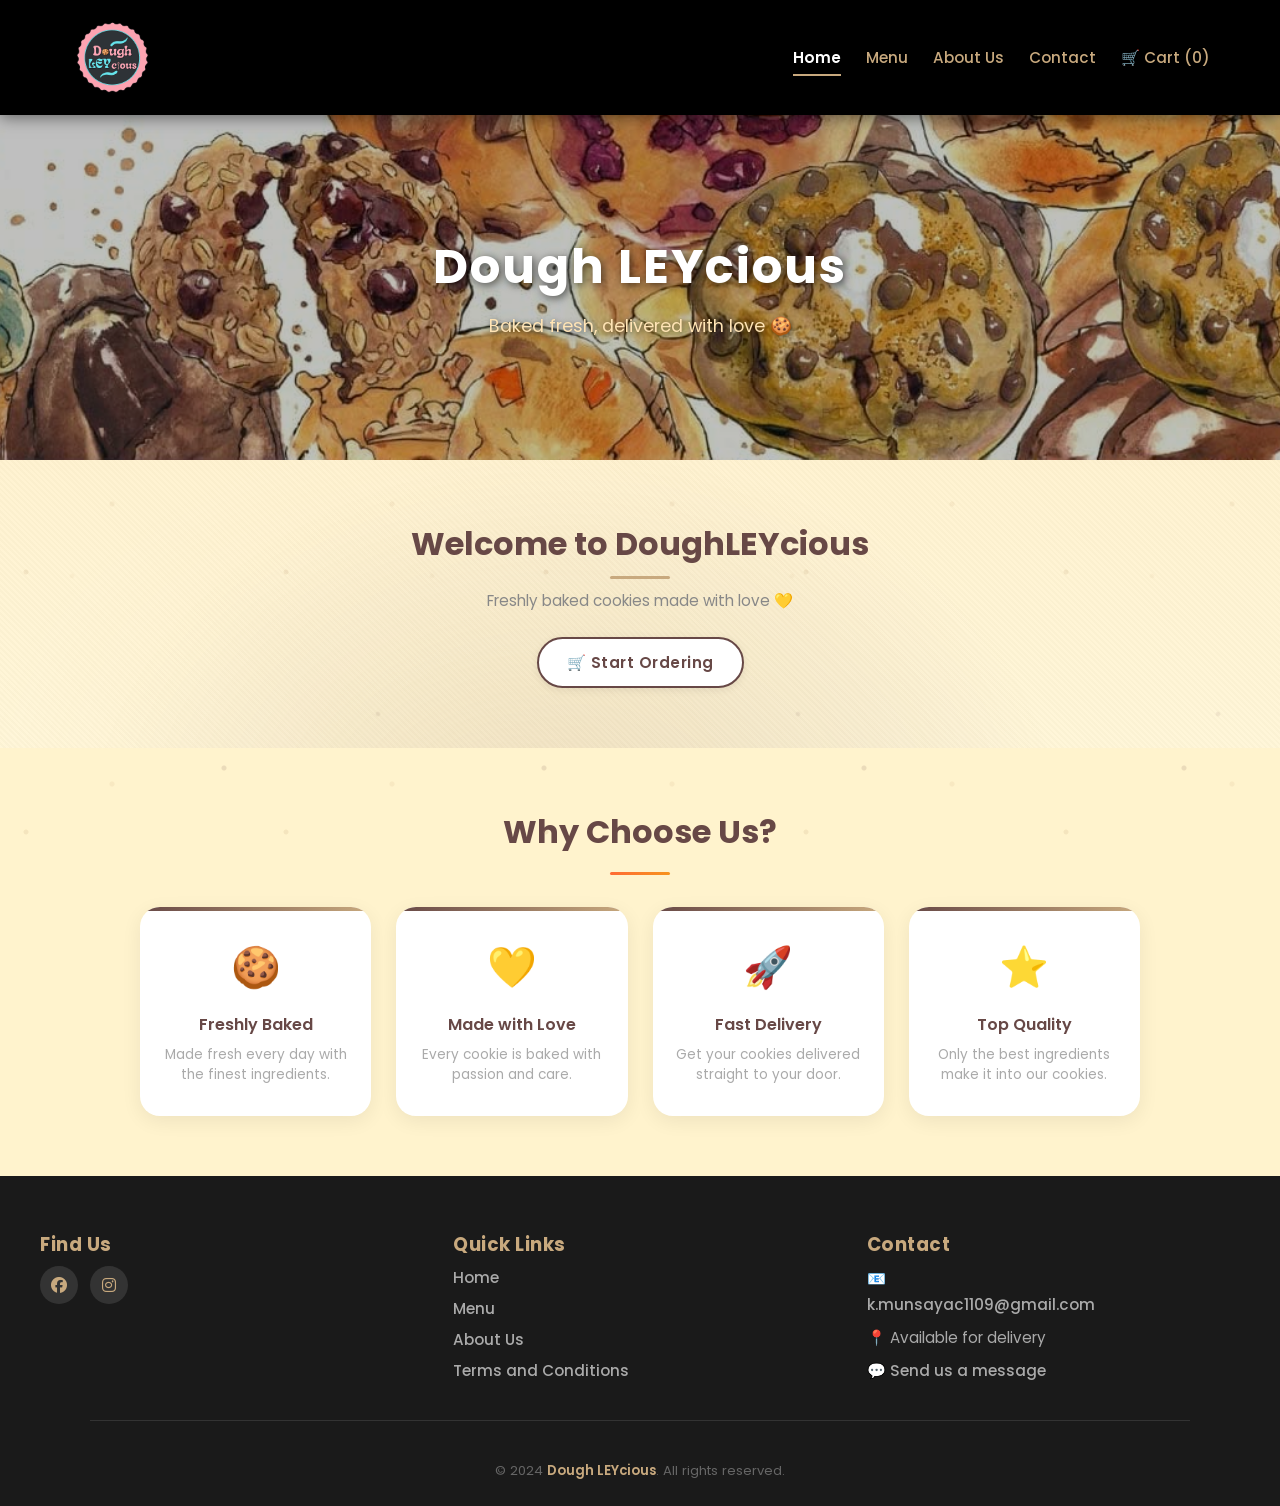
<file: index.html>
<!DOCTYPE html>
<html lang="en">
<head>
  <meta charset="UTF-8">
  <meta name="viewport" content="width=device-width, initial-scale=1.0">
  <meta name="description" content="Dough LEYcious - Freshly baked cookies made with love. Order now!">
  <title>Dough Leycious - Home</title>

  <!-- link sa css -->
  <link rel="stylesheet" href="style.css">

  <!-- for icons/emojis -->
  <link rel="stylesheet" href="https://cdnjs.cloudflare.com/ajax/libs/font-awesome/6.5.0/css/all.min.css">

  <!-- for font only -->
  <link rel="preconnect" href="https://fonts.googleapis.com">
  <link rel="preconnect" href="https://fonts.gstatic.com" crossorigin>
  <link href="https://fonts.googleapis.com/css2?family=Poppins:wght@300;400;500;600;700&display=swap" rel="stylesheet">

  <!-- favicon -->
  <link rel="icon" type="image/png" href="images/logo.png">
</head>

<body>

<!-- ================= for navigation bar ================= -->
<nav class="navbar">
  <div class="navbar-inner">
    <a href="index.html" class="nav-logo">
  <img src="images/logo.png" alt="Dough LEYcious Logo" class="nav-logo-img">
</a>



    <button class="nav-toggle-btn" type="button" aria-label="Open menu" aria-expanded="false">
      <i class="fas fa-bars"></i>
    </button>
    <ul class="nav-links">
      <li><a href="index.html" class="active">Home</a></li>
      <li><a href="menu.html">Menu</a></li>
      <li><a href="aboutus.html">About Us</a></li>
      <li><a href="contact.html">Contact</a></li>
      <li><a href="cart.html">🛒 Cart (<span id="cart-count">0</span>)</a></li>
    </ul>
  </div>
</nav>

<main class="main-content">

  <!-- ================= header or so called hero section ================= -->
  <header class="header">

  <div class="carousel">

    <div class="slide active">
      <img src="images/header.jpg" alt="Cookies 1">
    </div>

    <div class="slide">
      <img src="images/header 2.png" alt="Cookies 2">
    </div>

    <div class="slide">
      <img src="images/header3.png" alt="Assortment of freshly baked cookies including chocolate chip and oatmeal varieties, displayed on a rustic wooden table in a warm, inviting bakery kitchen, radiating comfort and indulgence">
    </div>
  
  </div>

  <div class="header-overlay">
    <h1>Dough LEYcious</h1>
    <p>Baked fresh, delivered with love 🍪</p>
  </div>

</header>

  <!-- ================= welcome section(pag inopen ito agad makita) ================= -->
  <section class="home-section">
    <div class="container">
      <h2>Welcome to DoughLEYcious</h2>
      <p>Freshly baked cookies made with love 💛</p>
      <div class="order-options">
        <button class="hero-btn" onclick="goToOrderPage()">
          🛒 Start Ordering
        </button>
      </div>
    </div>
  </section>

  <!-- ================= additional for homepage design ================= -->
  <section class="features-section">
    <div class="container">
      <h2 class="section-title">Why Choose Us?</h2>
      <div class="divider"></div>
      <div class="features-grid">

        <div class="feature-card">
          <div class="feature-icon">🍪</div>
          <h3>Freshly Baked</h3>
          <p>Made fresh every day with the finest ingredients.</p>
        </div>

        <div class="feature-card">
          <div class="feature-icon">💛</div>
          <h3>Made with Love</h3>
          <p>Every cookie is baked with passion and care.</p>
        </div>

        <div class="feature-card">
          <div class="feature-icon">🚀</div>
          <h3>Fast Delivery</h3>
          <p>Get your cookies delivered straight to your door.</p>
        </div>

        <div class="feature-card">
          <div class="feature-icon">⭐</div>
          <h3>Top Quality</h3>
          <p>Only the best ingredients make it into our cookies.</p>
        </div>

        
      </div>
    </div>
  </section>

</main>

<!-- ================= footer section ================= -->
<button id="backToTop" class="back-to-top" type="button" aria-label="Back to top" title="Back to top">
  <i class="fas fa-cookie-bite"></i>
</button>

<footer class="footer">
  <div class="footer-content">


    <div class="footer-section">
      <h3>Find Us</h3>
      <div class="socials">
        <a href="https://www.facebook.com/profile.php?id=61567054065532" 
           aria-label="Visit our Facebook page">
          <i class="fab fa-facebook"></i>
        </a>
        <a href="https://www.instagram.com/dough_leycious/" 
           aria-label="Visit our Instagram page">
          <i class="fab fa-instagram"></i>
        </a>
      </div>
    </div>

    <div class="footer-section">
      <h3>Quick Links</h3>
      <a href="index.html">Home</a>
      <a href="menu.html">Menu</a>
      <a href="aboutus.html">About Us</a>
      <a href="terms.html">Terms and Conditions</a>
    </div>

    
  <div class="footer-section">
    <h3>Contact</h3>
    <p>📧 <a href="mailto:k.munsayac1109@gmail.com">k.munsayac1109@gmail.com</a></p>
    <p>📍 Available for delivery</p>
    <a href="contact.html" class="contact-page-link">💬 Send us a message</a>
</div>

  </div>

  <hr class="footer-divider">

  <div class="footer-bottom">
    <p>&copy; 2024 <span>Dough LEYcious</span>. All rights reserved.</p>
  </div>
</footer>

<script src="script.js"></script>
</body>
</html>
</file>
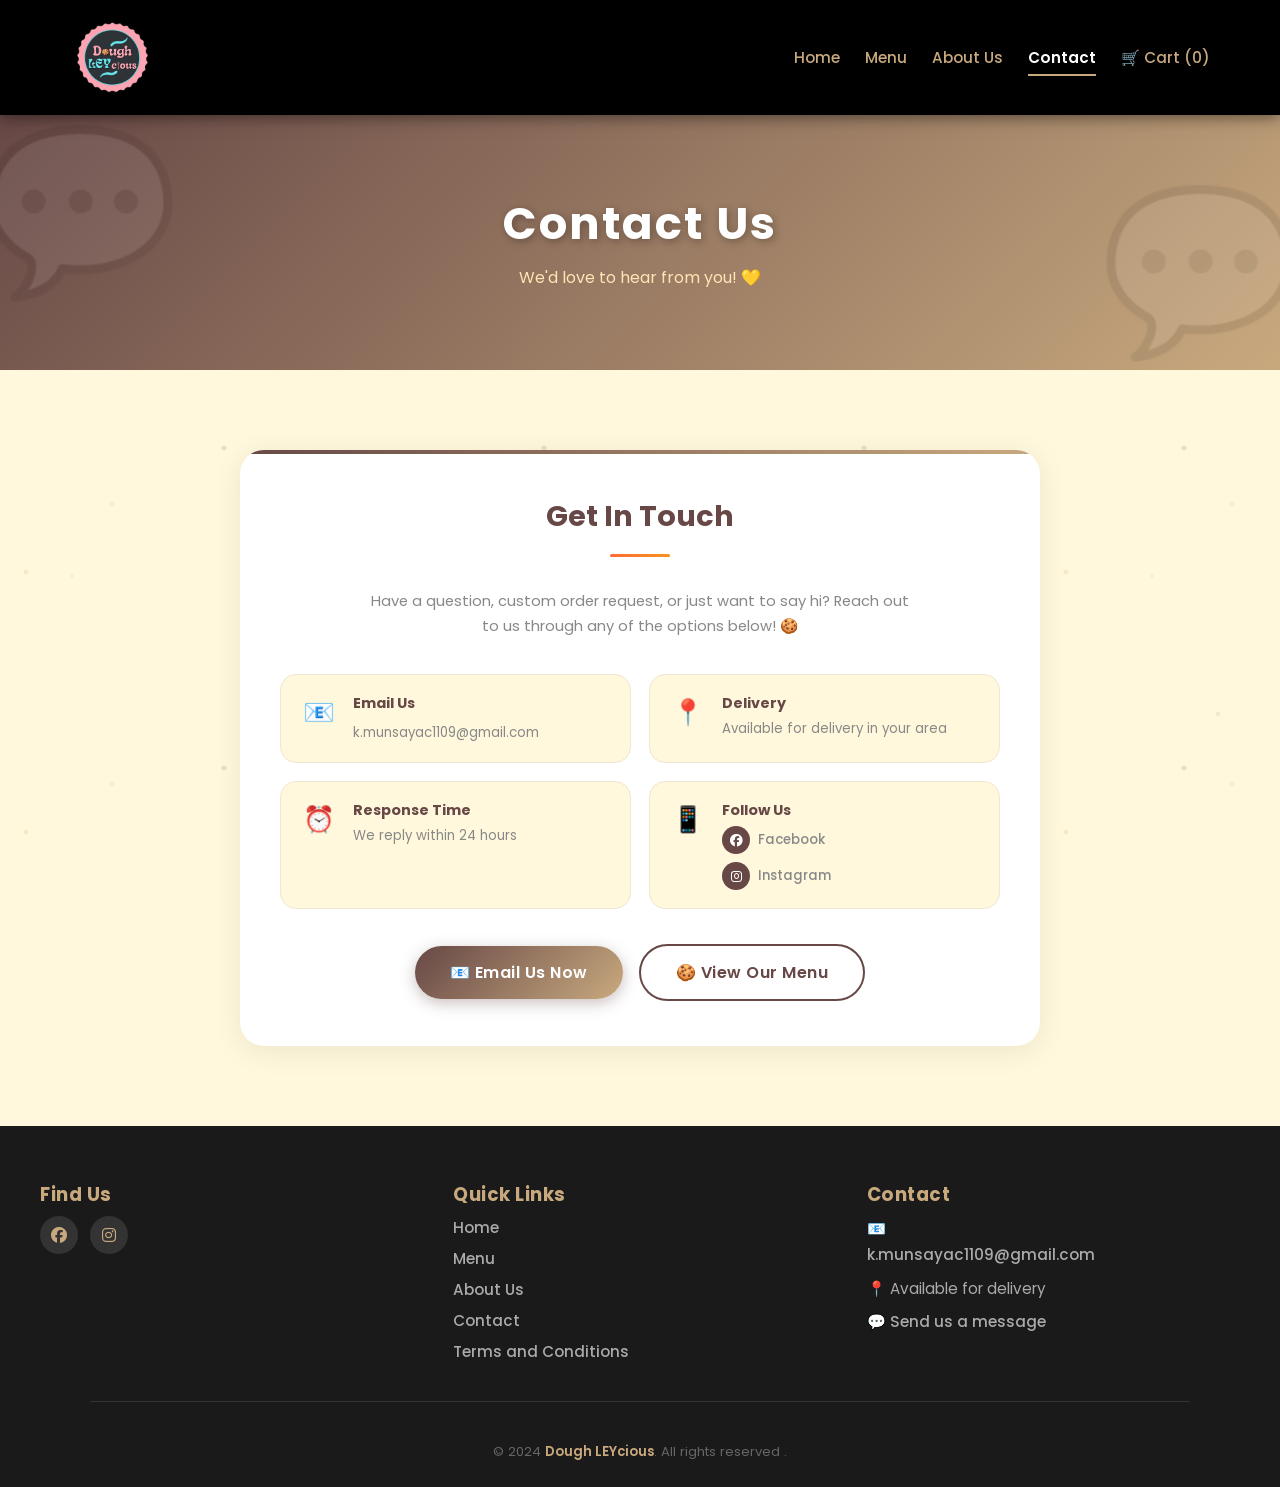
<file: contact.html>
<!DOCTYPE html>
<html lang="en">
<head>
  <meta charset="UTF-8">
  <meta name="viewport" content="width=device-width, initial-scale=1.0">
  <meta name="description" content="Contact Dough LEYcious - Send us a message!">
  <title>Dough LEYcious - Contact Us</title>

  <link rel="stylesheet" href="style.css">
  <link rel="stylesheet" href="https://cdnjs.cloudflare.com/ajax/libs/font-awesome/6.5.0/css/all.min.css">
  <link rel="preconnect" href="https://fonts.googleapis.com">
  <link rel="preconnect" href="https://fonts.gstatic.com" crossorigin>
  <link href="https://fonts.googleapis.com/css2?family=Poppins:wght@300;400;500;600;700&display=swap" rel="stylesheet">
  <link rel="icon" type="image/png" href="images/logo.png">
</head>

<body>

<!-- ================= navigation bar ================= -->
<nav class="navbar">
  <div class="navbar-inner">
    <a href="index.html" class="nav-logo">
  <img src="images/logo.png" alt="Dough LEYcious Logo" class="nav-logo-img">
</a>
  
    <button class="nav-toggle-btn" type="button" aria-label="Open menu" aria-expanded="false">
      <i class="fas fa-bars"></i>
    </button>
    <ul class="nav-links">
      <li><a href="index.html">Home</a></li>
      <li><a href="menu.html">Menu</a></li>
      <li><a href="aboutus.html">About Us</a></li>
      <li><a href="contact.html" class="active">Contact</a></li>
      <li><a href="cart.html">🛒 Cart 
        (<span id="cart-count">0</span>)</a>
      </li>
    </ul>
  </div>
</nav>

<main class="main-content">

  <!-- ================= contact banner ================= -->
  <div class="contact-banner">
    <div class="contact-banner-text">
      <h1>Contact Us</h1>
      <p>We'd love to hear from you! 💛</p>
    </div>
  </div>

  <!-- ================= contact section ================= -->
  <section class="contact-section">
    <div class="contact-center">

      <h2>Get In Touch</h2>
      <div class="divider"></div>
      <p class="contact-intro">
        Have a question, custom order request, or just want to say hi?
        Reach out to us through any of the options below! 🍪
      </p>

      <!-- information cards grid -->
      <div class="info-cards-grid">

        <!-- email card -->
        <div class="info-card">
          <div class="info-icon">📧</div>
          <div class="info-text">
            <h4>Email Us</h4>
            <a href="mailto:k.munsayac1109@gmail.com">
              k.munsayac1109@gmail.com
            </a>
          </div>
        </div>

        <!-- delivery card -->
        <div class="info-card">
          <div class="info-icon">📍</div>
          <div class="info-text">
            <h4>Delivery</h4>
            <p>Available for delivery in your area</p>
          </div>
        </div>

        <!-- for response time card -->
        <div class="info-card">
          <div class="info-icon">⏰</div>
          <div class="info-text">
            <h4>Response Time</h4>
            <p>We reply within 24 hours</p>
          </div>
        </div>

        <!-- scoial medias -->
        <div class="info-card">
          <div class="info-icon">📱</div>
          <div class="info-text">
            <h4>Follow Us</h4>
            <div class="contact-socials">
              <a href="https://www.facebook.com/profile.php?id=61567054065532"
                 aria-label="Facebook" target="_blank">
                <i class="fab fa-facebook"></i> Facebook
              </a>
              <a href="https://www.instagram.com/dough_leycious/"
                 aria-label="Instagram" target="_blank">
                <i class="fab fa-instagram"></i> Instagram
              </a>
            </div>
          </div>
        </div>

      </div>

      <!-- cta buttons -->
      <div class="contact-cta">
        <a href="mailto:k.munsayac1109@gmail.com" class="hero-btn">
          📧 Email Us Now
        </a>
        <a href="menu.html" class="hero-btn-outline">
          🍪 View Our Menu
        </a>
      </div>

    </div>
  </section>

</main>

<!-- ================= footer section ================= -->
<button id="backToTop" class="back-to-top" type="button" aria-label="Back to top" title="Back to top">
  <i class="fas fa-cookie-bite"></i>
</button>

<footer class="footer">

  <div class="footer-content">

    <div class="footer-section">
      <h3>Find Us</h3>
      <div class="socials">
        <a href="https://www.facebook.com/profile.php?id=61567054065532"
           aria-label="Visit our Facebook page" target="_blank">
          <i class="fab fa-facebook"></i>
        </a>
        <a href="https://www.instagram.com/dough_leycious/"
           aria-label="Visit our Instagram page" target="_blank">
          <i class="fab fa-instagram"></i>
        </a>
      </div>
    </div>

    <div class="footer-section">
      <h3>Quick Links</h3>
      <a href="index.html">Home</a>
      <a href="menu.html">Menu</a>
      <a href="aboutus.html">About Us</a>
      <a href="contact.html">Contact</a>
      <a href="terms.html">Terms and Conditions</a>
    </div>

    <div class="footer-section">
      <h3>Contact</h3>
      <p>📧 <a href="mailto:k.munsayac1109@gmail.com">
        k.munsayac1109@gmail.com</a>
      </p>
      <p>📍 Available for delivery</p>
      <a href="contact.html" class="contact-page-link">
        💬 Send us a message
      </a>
    </div>

  </div>

  <hr class="footer-divider">

  <div class="footer-bottom">
    <p>&copy; 2024 <span>Dough LEYcious</span>. All rights reserved .</p>
  </div>
</footer>

<script src="script.js"></script>

</body>
</html>
</file>
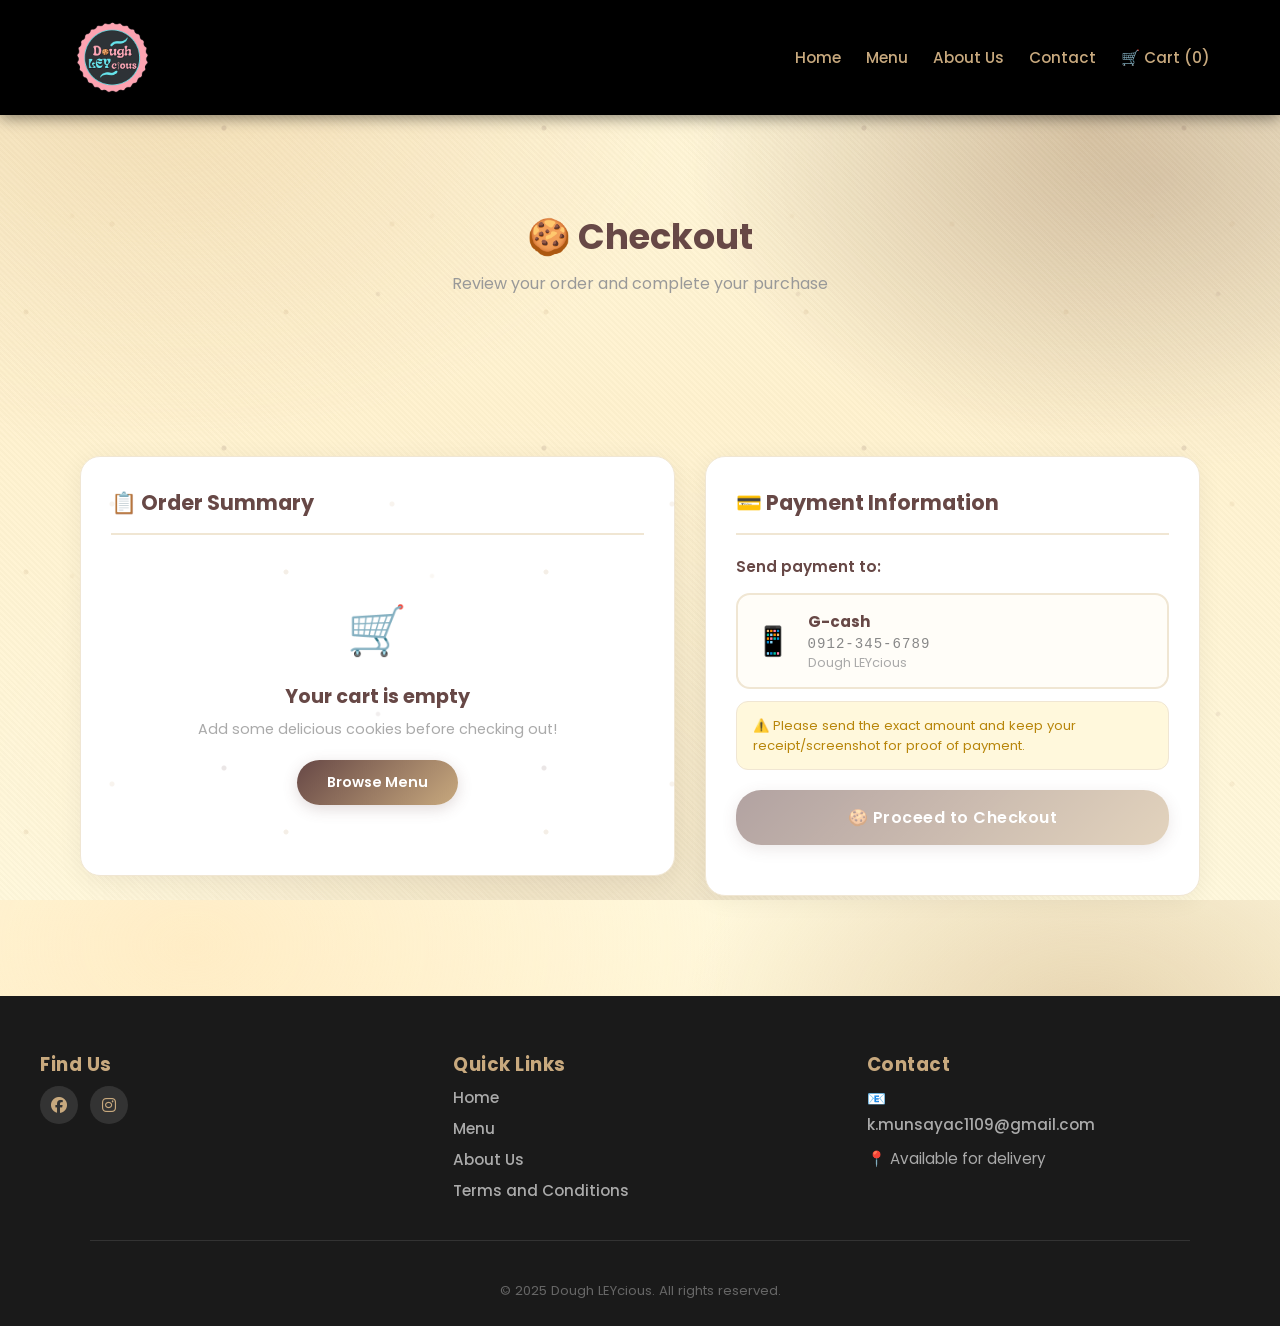
<file: form.html>
<!DOCTYPE html>
<html lang="en">
<head>
    <meta charset="UTF-8">
    <meta name="viewport" content="width=device-width, initial-scale=1.0">
    <title>Checkout - Dough LEYcious</title>

   <link rel="stylesheet" href="style.css">
   <link rel="stylesheet" href="receipt.css">

   <!-- for icons -->
        <link rel="stylesheet" href="https://cdnjs.cloudflare.com/ajax/libs/font-awesome/6.5.0/css/all.min.css">

  <!-- for font only -->
  <link rel="preconnect" href="https://fonts.googleapis.com">
        <link rel="preconnect" href="https://fonts.gstatic.com" crossorigin>
            <link href="https://fonts.googleapis.com/css2?family=Poppins:wght@300;400;500;600;700&display=swap" rel="stylesheet">

  <!-- favicon -->
    <link rel="icon" type="image/png" href="images/logo.png">
</head>

<body>

    <!-- ================= NAVBAR ================= -->
    <nav class="navbar">
        <div class="navbar-inner">
            <a href="index.html" class="nav-logo">
  <img src="images/logo.png" alt="Dough LEYcious Logo" class="nav-logo-img">
</a>

            <button class="nav-toggle-btn" type="button" aria-label="Open menu" aria-expanded="false">
              <i class="fas fa-bars"></i>
            </button>
            <ul class="nav-links">
                <li><a href="index.html">Home</a></li>
                <li><a href="menu.html">Menu</a></li>
                <li><a href="aboutus.html">About Us</a></li>
                <li><a href="contact.html">Contact</a></li>
                <li><a href="cart.html">🛒 Cart (<span id="cart-count">0</span>)</a></li>
            </ul>
        </div>
    </nav>

    <!-- ================= MAIN CHECKOUT PAGE(pag proceeded to checkout dito ka mapupunta) ================= -->
    <main class="checkout-page">

        <!-- page header -->
        <section class="checkout-header">
            
            <h1>🍪 Checkout</h1>
            <p>Review your order and complete your purchase</p>
        </section>

        <!-- cart summary section -->
        <section class="checkout-content">
            <div class="checkout-grid">

                <!-- lumalabas dito yung summary ng orders -->
                <div class="order-summary-card">
                    <h2>📋 Order Summary</h2>
                    <div id="checkout-items">
                        <div class="empty-cart-message" id="empty-cart-msg">
                            <div class="empty-icon">🛒</div>
                            <h3>Your cart is empty</h3>
                            <p>Add some delicious cookies before checking out!</p>
                            <a href="menu.html" class="shop-now-btn">Browse Menu</a>
                        </div>
                    </div>

                    <div class="order-totals" id="order-totals" style="display:none;">
                        <div class="total-row">
                            <span>Subtotal</span>
                            <span id="subtotal">₱0.00</span>
                        </div>
                        <div class="total-row">
                            <span>Delivery Fee</span>
                            <span id="delivery-fee">₱50.00</span>
                        </div>
                        <div class="total-row total-final">
                            <span>Total</span>
                            <span id="order-total">₱0.00</span>
                        </div>
                    </div>
                </div>

                <!-- payment info -->
                <div class="payment-info-card">
                    <h2>💳 Payment Information</h2>

                    <div class="payment-methods">
                        <h3>Send payment to:</h3>
                        <div class="payment-option">
                            <div class="payment-icon">📱</div>
                            <div class="payment-details">
                                <strong>G-cash</strong>
                                <p>0912-345-6789</p>
                                <p class="payment-name">Dough LEYcious</p>
                            </div>
                        </div>
                        
                    <div class="payment-reminder">
                        <p>⚠️ Please send the exact amount and keep your receipt/screenshot for proof of payment.</p>
                    </div>

                    <button class="proceed-checkout-btn" id="proceed-btn" onclick="openCheckoutModal()" disabled>
                        🍪 Proceed to Checkout
                    </button>
                </div>

            </div>
        </section>

    </main>

    <!-- ================= TERMS & CONDITIONS MODAL ================= -->
    <div class="modal-overlay" id="terms-modal" aria-hidden="true">
        <div class="checkout-modal" role="dialog" aria-modal="true" aria-labelledby="terms-title">
            <button class="modal-close" type="button" onclick="closeTermsModal()">&times;</button>

            <div class="modal-header">
                <div class="modal-icon">📜</div>
                <h2 id="terms-title">Terms and Conditions</h2>
                <p>Please agree before proceeding to checkout.</p>
            </div>

            <div class="terms-body">
                <div class="terms-text">
                    <p><strong>1.</strong> Your order will be processed based on the items currently in your cart.</p>
                    <p><strong>2.</strong> Be aware that the delivery is only available in NCR.</p>
                    <p><strong>3.</strong> Confirmation of payment proof may be required to finalize your order.</p>
                    <p style="margin-top:12px;"><strong>For complete details:</strong> <a href="terms.html" target="_blank" rel="noopener">Read our full Terms</a></p>
                </div>

                <label class="terms-agree">
                    <input type="checkbox" id="terms-agree-checkbox" />
                    <span>I agree to the Terms and Conditions</span>
                </label>
                <div class="terms-error" id="terms-error" style="display:none;">

                    ⚠️ Please check the box to agree.
                </div>

                <button type="button" class="checkout-submit-btn" onclick="agreeAndProceed()">
                    ✅ Agree & Proceed
                </button>
            </div>
        </div>
    </div>

    <!-- ================= CHECKOUT MODAL(para sa fill up form) ================= -->
    <div class="modal-overlay" id="checkout-modal">

        <div class="checkout-modal" role="dialog" aria-modal="true" aria-labelledby="checkout-form-title">

            <button class="modal-close" onclick="closeCheckoutModal()">&times;</button>

            <div class="modal-header">
                <div class="modal-icon">🍪</div>
                <h2 id="checkout-form-title">Complete Your Order</h2>

                <p>Fill in your delivery details below</p>
            </div>

            <!-- order summary in modal -->
            <div class="modal-summary" id="modal-summary">
                
            </div>

            <!-- checkout form -->
            <form id="checkout-form" onsubmit="submitOrder(event)">

                <div class="form-group">
                    <label>Full Name <span class="required">*</span></label>
                    <input type="text" id="checkout-name" placeholder="e.g. Arvic Pelinta" required>
                </div>

                <div class="form-group">
                    <label>Phone Number <span class="required">*</span></label>
                    <input type="tel" id="checkout-phone" placeholder="e.g. 09123456789" required>
                </div>

                <div class="form-group">
                    <label>Delivery Address <span class="required">*</span></label>
                    <textarea id="checkout-address" placeholder="Complete address (street, barangay, city)" required></textarea>
                </div>

                <div class="form-row">
                    <div class="form-group">
                        <label>Delivery Date <span class="required">*</span></label>
                        <input type="date" id="checkout-date" required>
                    </div>
                    <div class="form-group">
                        <label>Delivery Time <span class="required">*</span></label>
                        <input type="time" id="checkout-time" required>
                    </div>
                </div>

                <div class="form-group">
                    <label>Proof of Payment <span class="required">*</span></label>
                    <div class="file-upload-wrapper">
                        <label class="file-upload-label" for="checkout-proof">
                            <span class="upload-icon">📎</span>
                            <span class="upload-text">Click to upload screenshot</span>
                            <span class="upload-hint">JPG, PNG or PDF (max 5MB)</span>
                        </label>
                        <input type="file" id="checkout-proof" accept="image/*,.pdf" required onchange="showFileName(this)">
                    </div>
                    <div class="file-name" id="file-name-display"></div>
                </div>

                <div class="form-group">
                    <label>Other Messages (Optional)</label>
                    <textarea id="checkout-notes" placeholder="Any special requests or notes..."></textarea>
                </div>

                <button type="submit" class="checkout-submit-btn">
                    🍪 Place Order
                </button>
            </form>
        </div>
    </div>

    <!-- ================= SUCCESS MODAL ================= -->
    <div class="modal-overlay" id="success-modal">
        <div class="success-modal">
            <div class="success-icon">✅</div>
            <h2>Order Placed Successfully!</h2>
            <p>Thank you for your order! We'll confirm your order shortly via SMS/call.</p>
            <div class="success-details" id="success-details">
      
            </div>

            <!-- Receipt trigger button (separate receipt modal) -->
            <div class="success-receipt-actions" style="margin-top: 16px;">
                <button type="button" class="receipt-action-btn" onclick="openReceiptModal()">
                    👀 View Receipt
                </button>
                <hr style="margin: 16px 0;">
            </div>


            <!-- ================= RECEIPT MODAL ================= -->
            <div class="modal-overlay" id="receipt-modal" aria-hidden="true">
                <div class="checkout-modal receipt-modal" role="dialog" aria-modal="true" aria-labelledby="receipt-modal-title">
                    <button class="modal-close" type="button" onclick="closeReceiptModal()">&times;</button>

                    <div class="modal-header">
                        <div class="modal-icon">🎟️</div>
                        <h2 id="receipt-modal-title">Your Receipt</h2>
                        <p>Print or save your receipt.</p>
                    </div>

                    <!-- ================= RECEIPT (PRINTABLE YAN BOI) ================= -->
                    <div class="receipt-container" id="receipt-container" aria-label="Receipt" style="margin-top: 10px;">
                        <div class="receipt-actions">
                            <button type="button" class="receipt-action-btn" onclick="printReceipt()">
                                🖨️ Print Receipt
                            </button>
                        </div>

                        <div class="receipt" id="receipt">
                            <div class="receipt-header">
                                <div class="receipt-title">🎟️ Dough LEYcious Receipt</div>
                                <div class="receipt-order-no">Order #: <span id="receipt-order-no">—</span></div>
                                <div class="receipt-date">Date: <span id="receipt-date">—</span></div>
                            </div>

                            <div class="receipt-section">
                                <div class="receipt-section-title">Customer</div>
                                <div class="receipt-line"><span>Name:</span> <span id="receipt-name">—</span></div>
                                <div class="receipt-line"><span>Phone:</span> <span id="receipt-phone">—</span></div>
                                <div class="receipt-line"><span>Address:</span> <span id="receipt-address">—</span></div>
                            </div>

                            <div class="receipt-section">
                                <div class="receipt-section-title">Delivery</div>
                                <div class="receipt-line"><span>Date:</span> <span id="receipt-delivery-date">—</span></div>
                                <div class="receipt-line"><span>Time:</span> <span id="receipt-delivery-time">—</span></div>
                            </div>

                            <div class="receipt-section">
                                <div class="receipt-section-title">Items</div>
                                <div class="receipt-items" id="receipt-items"></div>
                            </div>

                            <div class="receipt-totals">
                                <div class="receipt-total-row"><span>Subtotal</span> <span id="receipt-subtotal">—</span></div>
                                <div class="receipt-total-row"><span>Delivery Fee</span> <span id="receipt-delivery-fee">—</span></div>
                                <div class="receipt-total-row receipt-total-final"><span>Total</span> <span id="receipt-total">—</span></div>
                            </div>
                        </div>
                    </div>
                </div>
            </div>

            <div class="success-buttons">
                <a href="menu.html" class="success-btn shop-more">Continue Shopping</a>
                <a href="index.html" class="success-btn go-home">Back to Home</a>
            </div>
        </div>
    </div>

<!-- ================= FOOTER ================= -->
    <button id="backToTop" class="back-to-top" type="button" aria-label="Back to top" title="Back to top">
  <i class="fas fa-cookie-bite"></i>
    </button>

    <footer class="footer">
  <div class="footer-content">

    <div class="footer-section">
      <h3>Find Us</h3>
      <div class="socials">
        <a href="https://www.facebook.com/profile.php?id=61567054065532" 
           aria-label="Visit our Facebook page">
          <i class="fab fa-facebook"></i>
        </a>
        <a href="https://www.instagram.com/dough_leycious/" 
           aria-label="Visit our Instagram page">
          <i class="fab fa-instagram"></i>
        </a>
      </div>
    </div>

    <div class="footer-section">
      <h3>Quick Links</h3>
        <a href="index.html">Home</a>
          <a href="menu.html">Menu</a>
        <a href="aboutus.html">About Us</a>
        <a href="terms.html">Terms and Conditions</a>
    </div>

    <div class="footer-section">
      <h3>Contact</h3>
      <p>📧 <a href="mailto:k.munsayac1109@gmail.com">k.munsayac1109@gmail.com</a></p>
      <p>📍 Available for delivery</p>
    </div>

  </div>

        <hr class="footer-divider">

        <div class="footer-bottom">
            <p>&copy; 2025 Dough LEYcious. All rights reserved.</p>
        </div>
    </footer>

    <script src="script.js"></script>
</body>
</html>
</file>
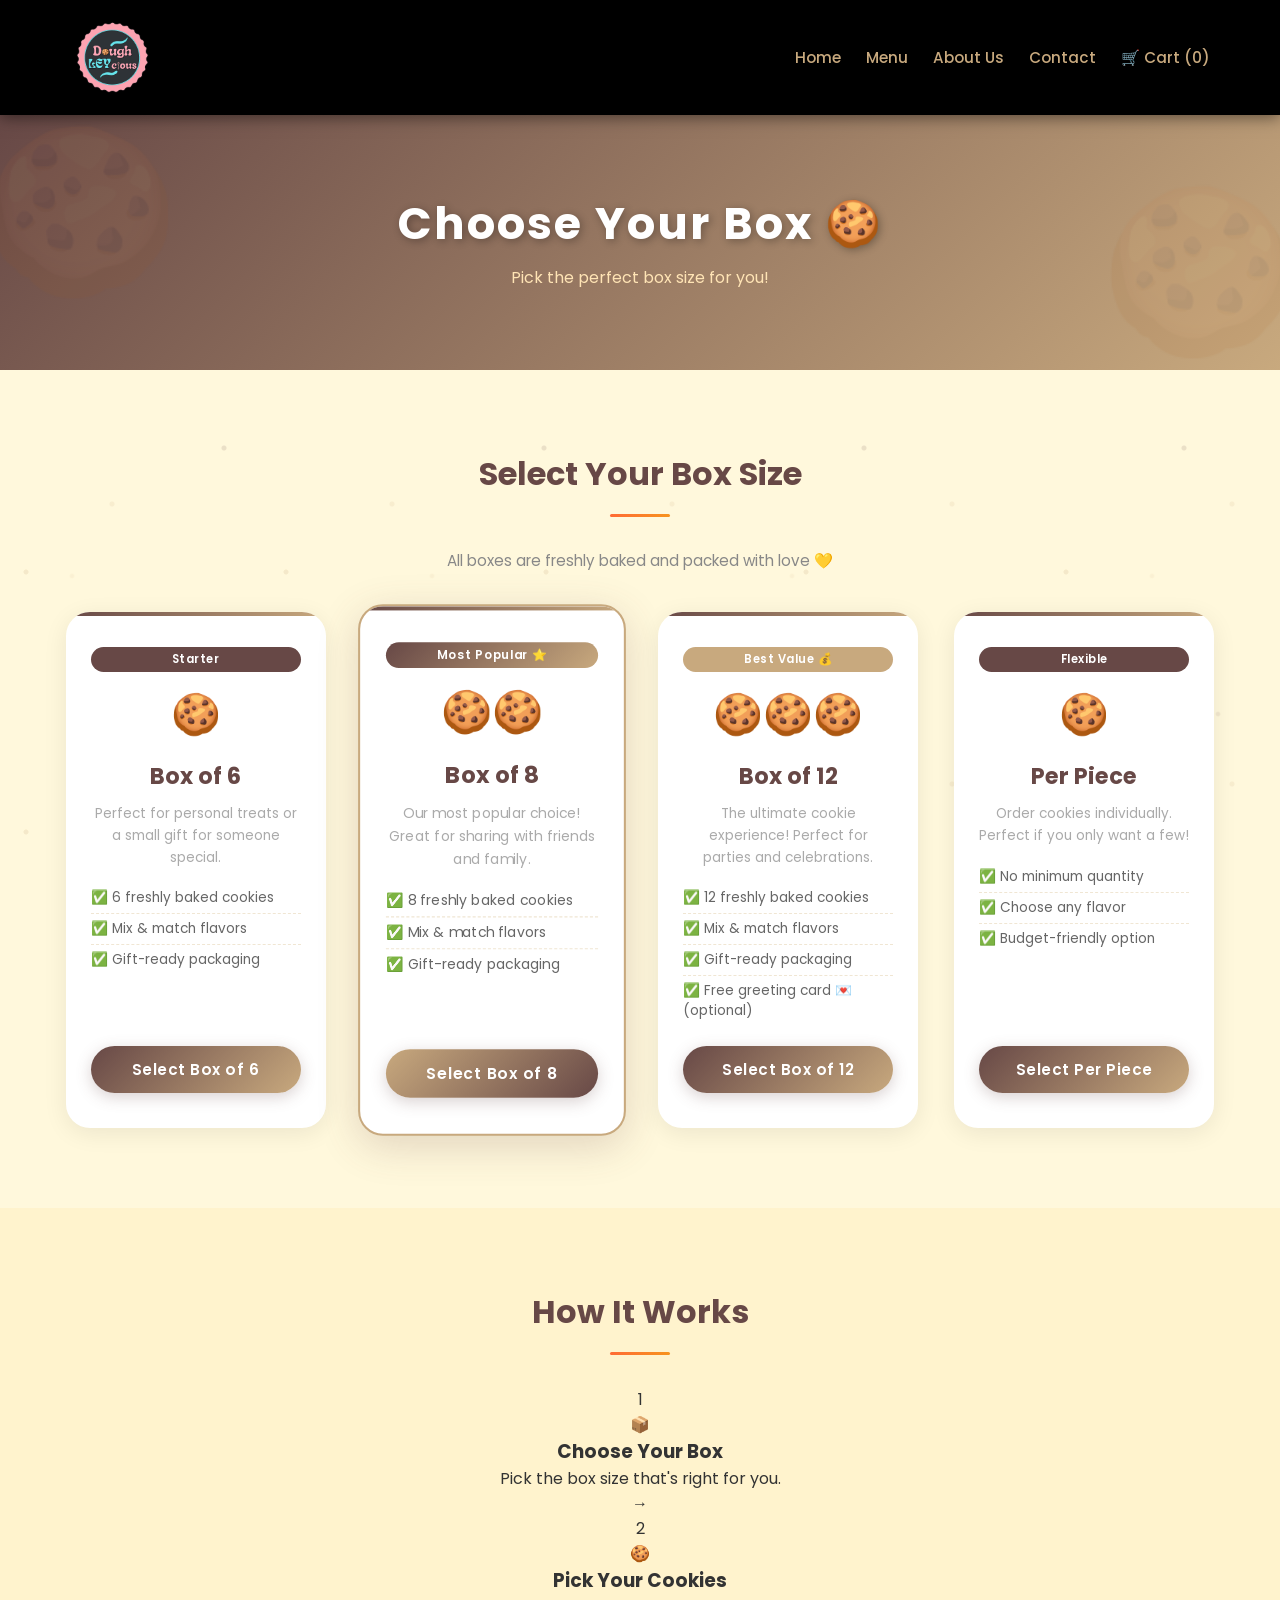
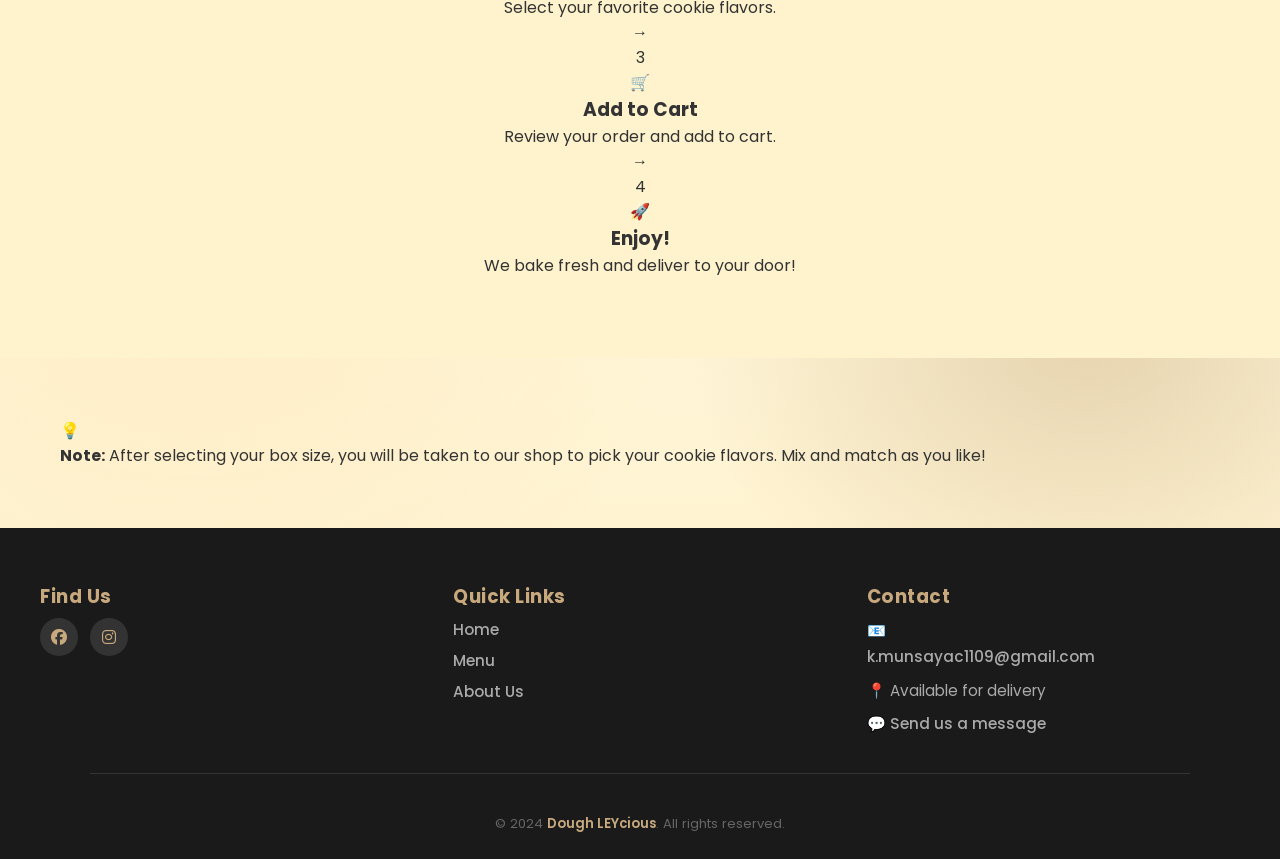
<file: order.html>
<!DOCTYPE html>
<html lang="en">
<head>
  <meta charset="UTF-8">
  <meta name="viewport" content="width=device-width, initial-scale=1.0">
  <meta name="description" content="Dough LEYcious - Choose your cookie box size and order now!">
  <title>Choose Your Box - DoughLEYcious</title>

  <link rel="stylesheet" href="style.css">
  <link rel="stylesheet" href="https://cdnjs.cloudflare.com/ajax/libs/font-awesome/6.5.0/css/all.min.css">

  <!-- for font only -->
  <link rel="preconnect" href="https://fonts.googleapis.com">
  <link rel="preconnect" href="https://fonts.gstatic.com" crossorigin>
  <link href="https://fonts.googleapis.com/css2?family=Poppins:wght@300;400;500;600;700&display=swap" rel="stylesheet">

  <!-- favicon -->
  <link rel="icon" type="image/png" href="images/logo.png">
</head>

<body>

<!-- ================= NAVBAR ================= -->
<nav class="navbar">
  <div class="navbar-inner">
    <a href="index.html" class="nav-logo">
  <img src="images/logo.png" alt="Dough LEYcious Logo" class="nav-logo-img">
</a>
    
    <button class="nav-toggle-btn" type="button" aria-label="Open menu" aria-expanded="false">
      <i class="fas fa-bars"></i>
    </button>
    <ul class="nav-links">
      <li><a href="index.html">Home</a></li>
      <li><a href="menu.html">Menu</a></li>
      <li><a href="aboutus.html">About Us</a></li>
      <li><a href="contact.html">Contact</a></li>
      <li><a href="cart.html">🛒 Cart (<span id="cart-count">0</span>)</a></li>
    </ul>
  </div>
</nav>

<main class="main-content">

  <!-- ================= ORDER BANNER ================= -->
  <div class="order-banner">
    <div class="order-banner-text">
      <h1>Choose Your Box 🍪</h1>
      <p>Pick the perfect box size for you!</p>
    </div>
  </div>

  <!-- ================= BOX SELECTION SECTION ================= -->
  <section class="box-section">
    <div class="container">

      <h2 class="section-title">Select Your Box Size</h2>
      <div class="divider"></div>
      <p class="box-subtitle">
        All boxes are freshly baked and packed with love 💛
      </p>

      <div class="box-grid">

        <!-- BOX OF 6 -->
        <div class="box-card" onclick="selectOrder('6pcs')">
          <div class="box-badge">Starter</div>
          <div class="box-icon">🍪</div>
          <h3>Box of 6</h3>
          <p class="box-desc">
            Perfect for personal treats or 
            a small gift for someone special.
          </p>
          <ul class="box-perks">
            <li>✅ 6 freshly baked cookies</li>
            <li>✅ Mix & match flavors</li>
            <li>✅ Gift-ready packaging</li>
          </ul>
          <button class="box-btn" onclick="selectOrder('6pcs')">
            Select Box of 6
          </button>
        </div>

        <!-- BOX OF 8 -->
        <div class="box-card popular" onclick="selectOrder('8pcs')">
          <div class="box-badge popular-badge">Most Popular ⭐</div>
          <div class="box-icon">🍪🍪</div>
          <h3>Box of 8</h3>
          <p class="box-desc">
            Our most popular choice! 
            Great for sharing with friends and family.
          </p>
          <ul class="box-perks">
            <li>✅ 8 freshly baked cookies</li>
            <li>✅ Mix & match flavors</li>
            <li>✅ Gift-ready packaging</li>
          </ul>
          <button class="box-btn popular-btn" onclick="selectOrder('8pcs')">
            Select Box of 8
          </button>
        </div>

        <!-- BOX OF 12 -->
        <div class="box-card" onclick="selectOrder('12pcs')">
          <div class="box-badge best-badge">Best Value 💰</div>
          <div class="box-icon">🍪🍪🍪</div>
          <h3>Box of 12</h3>
          <p class="box-desc">
            The ultimate cookie experience! 
            Perfect for parties and celebrations.
          </p>
          <ul class="box-perks">
            <li>✅ 12 freshly baked cookies</li>
            <li>✅ Mix & match flavors</li>
            <li>✅ Gift-ready packaging</li>
            <li>✅ Free greeting card 💌(optional)</li>
          </ul>
          <button class="box-btn" onclick="selectOrder('12pcs')">
            Select Box of 12
          </button>
        </div>

        <!-- PER PIECE -->
        <div class="box-card" onclick="selectOrder('per piece')">
          <div class="box-badge">Flexible</div>
          <div class="box-icon">🍪</div>
          <h3>Per Piece</h3>
          <p class="box-desc">
            Order cookies individually. Perfect if you only want a few!
          </p>
          <ul class="box-perks">
            <li>✅ No minimum quantity</li>
            <li>✅ Choose any flavor</li>
            <li>✅ Budget-friendly option</li>
          </ul>
          <button class="box-btn" onclick="selectOrder('per piece')">
            Select Per Piece
          </button>
        </div>

      </div>
    </div>
  </section>

  <!-- ================= how it works section or guide for order ================= -->
  <section class="how-section">
    <div class="container">
      <h2 class="section-title">How It Works</h2>
      <div class="divider"></div>

      <div class="how-grid">

        <div class="how-card">
          <div class="how-number">1</div>
          <div class="how-icon">📦</div>
          <h3>Choose Your Box</h3>
          <p>Pick the box size that's right for you.</p>
        </div>

        <div class="how-arrow">→</div>

        <div class="how-card">
          <div class="how-number">2</div>
          <div class="how-icon">🍪</div>
          <h3>Pick Your Cookies</h3>
          <p>Select your favorite cookie flavors.</p>
        </div>

        <div class="how-arrow">→</div>

        <div class="how-card">
          <div class="how-number">3</div>
          <div class="how-icon">🛒</div>
          <h3>Add to Cart</h3>
          <p>Review your order and add to cart.</p>
        </div>

        <div class="how-arrow">→</div>

        <div class="how-card">
          <div class="how-number">4</div>
          <div class="how-icon">🚀</div>
          <h3>Enjoy!</h3>
          <p>We bake fresh and deliver to your door!</p>
        </div>

      </div>
    </div>
  </section>

  <!-- ================= note section ================= -->
  <section class="note-section">
    <div class="container">
      <div class="note-box">
        <span class="note-icon">💡</span>
        <p>
          <strong>Note:</strong> After selecting your box size, 
          you will be taken to our shop to pick your cookie flavors. 
          Mix and match as you like!
        </p>
      </div>
    </div>
  </section>

</main>

<!-- ================= footer ================= -->
<button id="backToTop" class="back-to-top" type="button" aria-label="Back to top" title="Back to top">
  <i class="fas fa-cookie-bite"></i>
</button>

<footer class="footer">

  <div class="footer-content">

    <div class="footer-section">
      <h3>Find Us</h3>
      <div class="socials">
        <a href="https://www.facebook.com/profile.php?id=61567054065532"
           aria-label="Visit our Facebook page">
          <i class="fab fa-facebook"></i>
        </a>
        <a href="https://www.instagram.com/dough_leycious/"
           aria-label="Visit our Instagram page">
          <i class="fab fa-instagram"></i>
        </a>
      </div>
    </div>

    <div class="footer-section">
      <h3>Quick Links</h3>
      <a href="index.html">Home</a>
      <a href="menu.html">Menu</a>
      <a href="aboutus.html">About Us</a>
    </div>

    <div class="footer-section">
    <h3>Contact</h3>
    <p>📧 <a href="mailto:k.munsayac1109@gmail.com">k.munsayac1109@gmail.com</a></p>
    <p>📍 Available for delivery</p>
    <a href="contact.html" class="contact-page-link">💬 Send us a message</a>
</div>

  </div>

  <hr class="footer-divider">

  <div class="footer-bottom">
    <p>&copy; 2024 <span>Dough LEYcious</span>. All rights reserved.</p>
  </div>
</footer>

<script src="script.js"></script>

</body>
</html>
</file>
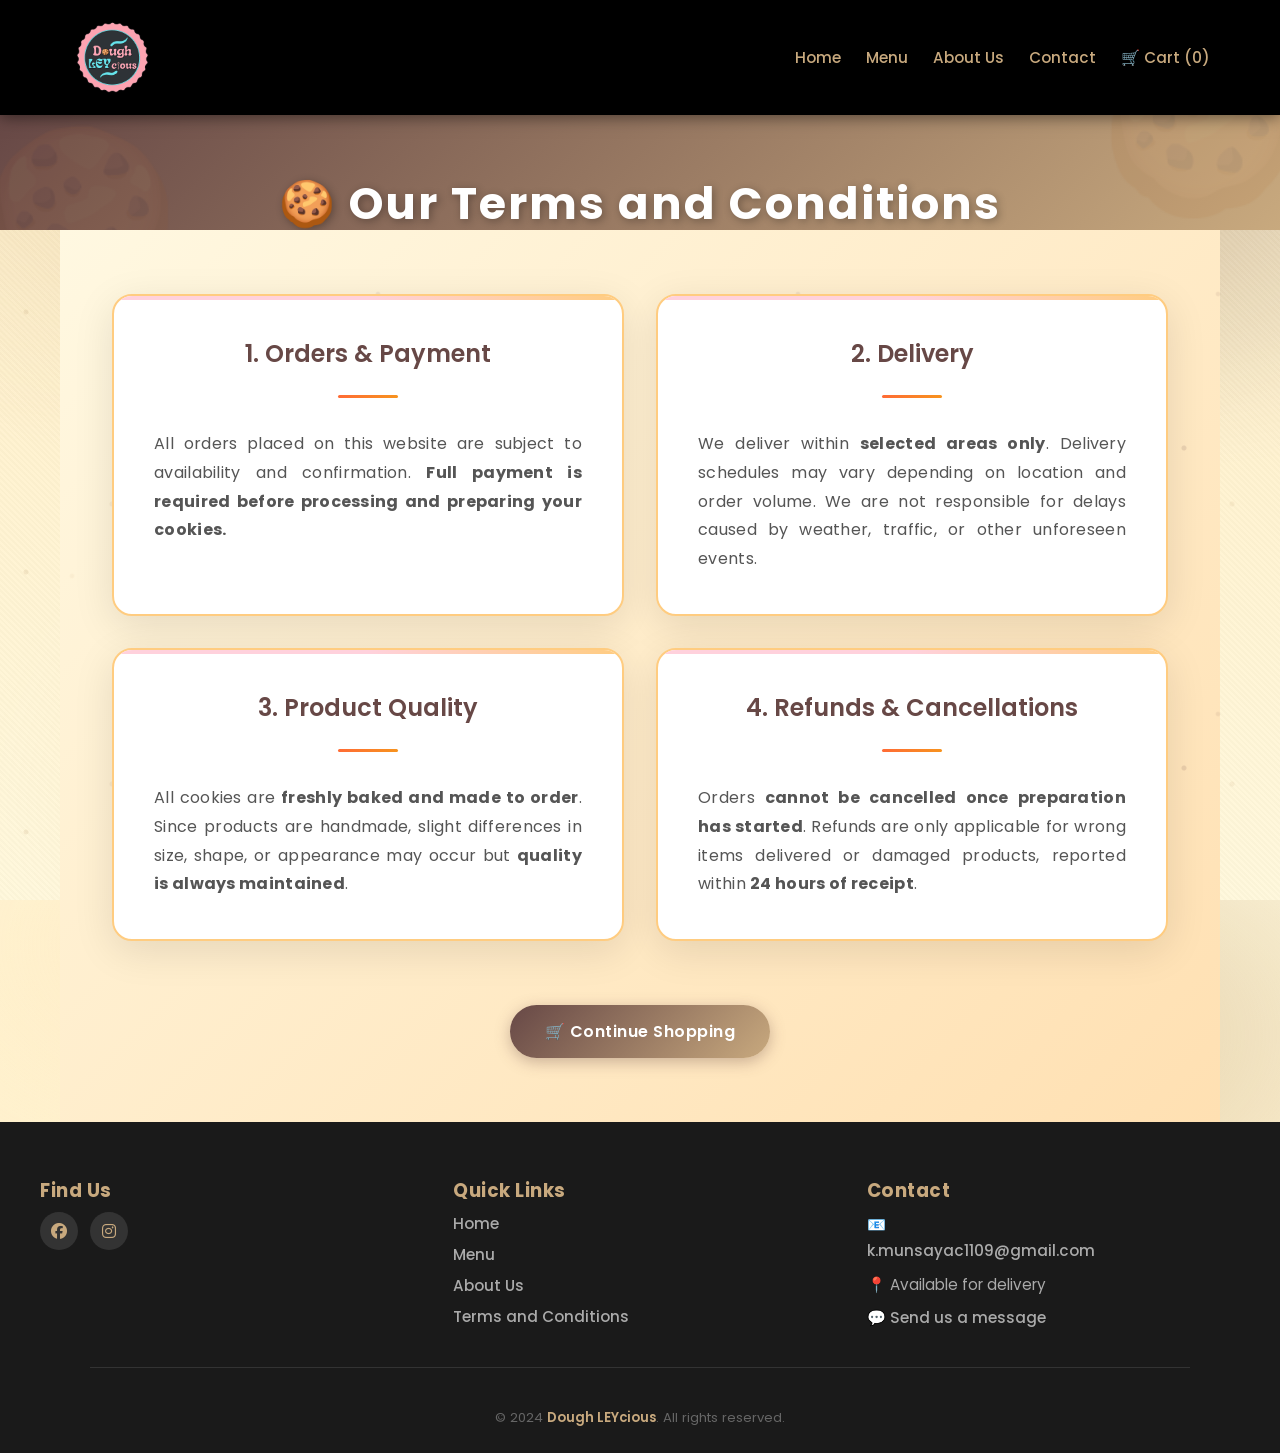
<file: terms.html>
<!DOCTYPE html>
<html lang="en">
<head>
  <meta charset="UTF-8">
  <meta name="viewport" content="width=device-width, initial-scale=1.0">
  <meta name="description" content="Dough LEYcious - Order freshly baked cookies online!">
  <title>Dough Leycious - Terms and Conditions</title>

  <link rel="stylesheet" href="style.css">
  <link rel="stylesheet" href="https://cdnjs.cloudflare.com/ajax/libs/font-awesome/6.5.0/css/all.min.css">
  <link href="https://fonts.googleapis.com/css2?family=Poppins:wght@300;400;600&display=swap" rel="stylesheet">
   <link rel="icon" type="image/png" href="images/logo.png">
</head>

<body>

<!-- ================= navigation bar ================= -->
<nav class="navbar">
  <div class="navbar-inner">
    <a href="index.html" class="nav-logo">
  <img src="images/logo.png" alt="Dough LEYcious Logo" class="nav-logo-img">
</a>

    <button class="nav-toggle-btn" type="button" aria-label="Open menu" aria-expanded="false">
      <i class="fas fa-bars"></i>
    </button>
    <ul class="nav-links">
      <li><a href="index.html">Home</a></li>
      <li><a href="menu.html">Menu</a></li>
      <li><a href="aboutus.html">About Us</a></li>
      <li><a href="contact.html">Contact</a></li>
      <li><a href="cart.html">🛒 Cart (<span id="cart-count">0</span>)</a></li>
    </ul>
  </div>
</nav>

<!-- ================= shop banner/header ================= -->
<div class="shop-banner">
  <div class="shop-banner-text">
    <h1>🍪 Our Terms and Conditions</h1>
    <p>Read our policies to ensure a smooth and delightful experience!</p>
  </div>
</div>

<main class="main-content">
  <div class="container">
    
 <!-- ================= TERMS AND CONDITIONS ONLY ================= -->
 <section class="terms-section">
 <div class="container">
 <div class="terms-content">

 <!-- TERMS GRID - 4 PERFECT CARDS -->
 <div class="terms-grid">

 <!-- Orders & Payment -->
    <div class="terms-card">
      <h3>1. Orders & Payment</h3>
    <div class="divider"></div>
 <p>All orders placed on this website are subject to availability and confirmation. 
  <strong>Full payment is required before processing and preparing your cookies.</strong></p>
 </div>

 <!-- Delivery -->
      <div class="terms-card">
    <h3>2. Delivery</h3>
      <div class="divider"></div>
 <p>We deliver within <strong>selected areas only</strong>. 
  Delivery schedules may vary depending on location and order volume. We are not responsible for delays caused by weather, traffic, or other unforeseen events.</p>
 </div>

 <!-- Product Quality -->
      <div class="terms-card">
    <h3>3. Product Quality</h3>
    <div class="divider"></div>
 <p>All cookies are <strong>freshly baked and made to order</strong>. 
  Since products are handmade, slight differences in size, shape, or appearance may occur but <strong>quality is always maintained</strong>.</p>
      </div>

 <!-- Refunds & Cancellations -->
    <div class="terms-card">
      <h3>4. Refunds & Cancellations</h3>
  <div class="divider"></div>
 <p>Orders <strong>cannot be cancelled once preparation has started</strong>. 
  Refunds are only applicable for wrong items delivered or damaged products, reported within <strong>24 hours of
receipt</strong>.</p>
        </div>
      </div>

 <!-- CTA Button -->
 <div style="text-align: center; margin-top: 3rem;">
            <button class="hero-btn" onclick="location.href='menu.html'">
          🛒 Continue Shopping
           </button>
            </div>
           </div>
        </div>
      </section>
    </div>
</main>

<!-- ================= footer section ================= -->
<button id="backToTop" class="back-to-top" type="button" aria-label="Back to top" title="Back to top">
<i class="fas fa-cookie-bite"></i>
</button>

<footer class="footer">

  <div class="footer-content">

    <div class="footer-section">
      <h3>Find Us</h3>
      <div class="socials">
        <a href="https://www.facebook.com/profile.php?id=61567054065532"
           aria-label="Visit our Facebook page">
          <i class="fab fa-facebook"></i>
        </a>
        <a href="https://www.instagram.com/dough_leycious/"
           aria-label="Visit our Instagram page">
          <i class="fab fa-instagram"></i>
        </a>
      </div>
    </div>

    <div class="footer-section">
      <h3>Quick Links</h3>
      <a href="index.html">Home</a>
      <a href="menu.html">Menu</a>
      <a href="aboutus.html">About Us</a>
      <a href="terms.html">Terms and Conditions</a>
    </div>

    <div class="footer-section">
    <h3>Contact</h3>
    <p>📧 <a href="mailto:k.munsayac1109@gmail.com">k.munsayac1109@gmail.com</a></p>
    <p>📍 Available for delivery</p>
    <a href="contact.html" class="contact-page-link">💬 Send us a message</a>
</div>

  </div>
    
  <hr class="footer-divider">
  <div class="footer-bottom">
    <p>&copy; 2024 <span>Dough LEYcious</span>. All rights reserved.</p>
  </div>
</footer>

<script src="script.js"> </script>

</body>
</html>
</file>
<file: style.css>
/* ================= FONT ================= */
@import url('https://fonts.googleapis.com/css2?family=Poppins:wght@300;400;500;600;700&display=swap');

/* ================= GLOBAL RESET ================= */
* {
  scroll-behavior: smooth;
  box-sizing: border-box;
  margin: 0;
  padding: 0;
}

html, body {
  height: 100%;
}

body {
  font-family: 'Poppins', sans-serif;

  /* Dessert themed warm base */
  background:
    radial-gradient(900px 650px at 15% 5%, rgba(255, 228, 181, 0.55), transparent 60%),
    radial-gradient(700px 520px at 85% 15%, rgba(200, 169, 126, 0.45), transparent 58%),
    radial-gradient(800px 650px at 45% 95%, rgba(103, 72, 70, 0.14), transparent 62%),
    linear-gradient(180deg, #fff8dc 0%, #fff2cf 45%, #fff8dc 100%);

  color: #333;
  display: flex;
  flex-direction: column;
  padding-top: 110px;

  position: relative;
  min-height: 100vh;
}

body::before {
  content: "";
  position: fixed;
  inset: 0;
  z-index: 0;
  pointer-events: none;

  /* Sprinkle dots pattern */
  background-image:
    radial-gradient(circle at 10% 20%, rgba(200, 169, 126, 0.25) 0 2px, transparent 3px),
    radial-gradient(circle at 70% 40%, rgba(103, 72, 70, 0.18) 0 2px, transparent 3px),
    radial-gradient(circle at 40% 80%, rgba(200, 169, 126, 0.18) 0 2px, transparent 3px),
    radial-gradient(circle at 90% 70%, rgba(103, 72, 70, 0.12) 0 1.5px, transparent 3px),
    radial-gradient(circle at 20% 60%, rgba(200, 169, 126, 0.12) 0 1.5px, transparent 3px);

  background-size: 260px 260px, 320px 320px, 280px 280px, 420px 420px, 360px 360px;
  opacity: 0.75;

  /* Slightly stronger and more lively */
  animation: sprinkleDrift 14s linear infinite;
}

body::after {
  content: "";
  position: fixed;
  inset: 0;
  z-index: -3;
  pointer-events: none;

  /* Soft blobs tapos may subtle paper texture */
  background:
    radial-gradient(900px 600px at 10% 10%, rgba(200, 169, 126, 0.22), transparent 60%),
    radial-gradient(800px 500px at 90% 20%, rgba(103, 72, 70, 0.15), transparent 58%),
    radial-gradient(900px 650px at 40% 90%, rgba(255, 228, 181, 0.22), transparent 60%),
    repeating-linear-gradient(
      45deg,
      rgba(255,255,255,0.04) 0 2px,
      rgba(0,0,0,0.015) 2px 4px
    );

  filter: saturate(1.08);
}


@keyframes sprinkleDrift {
  0% {
    transform: translate3d(0, 0, 0);
  }
  50% {
    transform: translate3d(18px, -12px, 0);
  }
  100% {
    transform: translate3d(0, 0, 0);
  }
}

/* reduce motion */
@media (prefers-reduced-motion: reduce) {
  body::before {
    animation: none;
  }

  /* Keep background visible kahit walang motion */
  body::before {
    opacity: 0.55;
  }
}



a {
  text-decoration: none;
  color: inherit;
}

ul {
  list-style: none;
}

img {
  max-width: 100%;
  display: block;
}

section {
  padding: 60px 20px;
}

.main-content {
  flex: 1;
}

.container {
  max-width: 1200px;
  margin: 0 auto;
  padding: 0 20px;
}

/* ================= SCROLLBAR ================= */
::-webkit-scrollbar {
  width: 8px;
}

::-webkit-scrollbar-track {
  background: #fff8dc;
}

::-webkit-scrollbar-thumb {
  background: #674846;
  border-radius: 10px;
}

::-webkit-scrollbar-thumb:hover {
  background: #4a3130;
}

/* ================= NAVBAR ================= */
.navbar {
  background: black;
  position: fixed;
  top: 0;
  left: 0;
  width: 100%;
  z-index: 1000;
  box-shadow: 0 2px 15px rgba(0, 0, 0, 0.5);
}

.navbar-inner {
  max-width: 1200px;
  margin: auto;
  display: flex;
  justify-content: space-between;
  align-items: center;
  padding: 15px 30px;
}


/* ===== LOGO  ===== */
.nav-logo {
  display: flex;
  align-items: center;
  text-decoration: none;
}

.nav-logo-img {
  height: 85px;
  width: 85px;
  border-radius: 50%;
  object-fit: cover;
  transition: transform 0.6s ease;
}

.nav-logo-img:hover {
  transform: rotate(360deg) scale(1.3);
}

/* ===== NAV LINKS ===== */
.nav-links {
  list-style: none;
  display: flex;
  gap: 25px;
  align-items: center;
}

/* ===== HAMBURGER MENU */
.nav-toggle-btn {
  display: none;
  background: transparent;
  border: none;
  cursor: pointer;
  color: #c8a97e;
  font-size: 1.35rem;
  padding: 8px 10px;
  border-radius: 10px;
  line-height: 1;
}

.nav-toggle-btn:hover {
  color: #fff;
  background: rgba(200, 169, 126, 0.15);
}

.nav-links a {
  color: #c8a97e;
  text-decoration: none;
  font-weight: 500;
  font-size: 0.95rem;
  position: relative;
  padding-bottom: 5px;
  transition: color 0.3s;
}

.nav-links a::after {
  content: "";
  position: absolute;
  width: 0%;
  height: 2px;
  background: #c8a97e;
  left: 0;
  bottom: -3px;
  transition: 0.3s ease;
}

.nav-links a:hover::after,
.nav-links a.active::after {
  width: 100%;
}

.nav-links a:hover {
  color: #fff;
}

.nav-links a.active {
  color: #fff;
  font-weight: 600;
}

/* ================= HERO SECTION ================= */
.header {
  position: relative;
  overflow: hidden;
}

.header img {
  width: 100%;
  height: 350px;
  object-fit: cover;
  display: block;
  filter: brightness(0.75);
  transition: transform 0.5s ease;
}

.header:hover img {
  transform: scale(1.03);
}

.header-overlay {
  position: absolute;
  top: 50%;
  left: 50%;
  transform: translate(-50%, -50%);
  text-align: center;
  color: white;
  z-index: 2;
}

.header-overlay h1 {
  font-size: 3rem;
  font-weight: 700;
  text-shadow: 2px 2px 8px rgba(0,0,0,0.6);
  letter-spacing: 2px;
}

.header-overlay p {
  font-size: 1.1rem;
  margin-top: 10px;
  text-shadow: 1px 1px 5px rgba(0,0,0,0.5);
  color: #ffe4b5;
}

/* ================= HERO SECTION (CAROUSEL) ================= */


.header {
  position: relative;
  width: 100%;
  height: 350px;
  overflow: hidden;
}

/* carousel container */
.carousel {

  position: relative;
  width: 100%;
  height: 100%;
}

/* each slide */
.slide {
  position: absolute;
  width: 100%;
  height: 100%;
  opacity: 0;
  transition: opacity 1s ease-in-out;
}

/* active slide */
.slide.active {
  opacity: 1;
}

/* image inside slide */
.slide img {
  width: 100%;
  height: 100%;
  object-fit: cover;
  filter: brightness(0.75);
}

/* hover zoom effect */
.slide img {
  transform: scale(1.05);
  transition: transform 3s ease;
}

.slide.active img {
  transform: scale(1);
}

/* overlay stays same */
.header-overlay {
  position: absolute;
  top: 50%;
  left: 50%;
  transform: translate(-50%, -50%);
  text-align: center;
  color: white;
  z-index: 2;
}

.header-overlay {
  position: absolute;
  top: 50%;
  left: 50%;
  transform: translate(-50%, -50%);
  text-align: center;
  color: white;
  z-index: 2;
}

.header-overlay h1 {
  font-size: 3rem;
  font-weight: 700;
  text-shadow: 2px 2px 8px rgba(0,0,0,0.6);
  letter-spacing: 2px;
}

.header-overlay p {
  font-size: 1.1rem;
  margin-top: 10px;
  text-shadow: 1px 1px 5px rgba(0,0,0,0.5);
  color: #ffe4b5;
}


/* ================= HOME / ORDER SECTION ================= */
.home-section {
  text-align: center;
  padding: 60px 20px;
}

.home-section h2 {
  font-size: 2rem;
  color: #674846;
  margin-bottom: 10px;
  position: relative;
  display: inline-block;
}

.home-section h2::after {
  content: "";
  display: block;
  width: 60px;
  height: 3px;
  background: #c8a97e;
  margin: 8px auto 0;
  border-radius: 5px;
}

.home-section p {
  color: #888;
  font-size: 0.95rem;
  margin-bottom: 25px;
}

.order-options {
  margin-top: 20px;
  display: flex;
  flex-wrap: wrap;
  justify-content: center;
  gap: 12px;
}

.order-options button {
  background: white;
  color: #674846;
  border: 2px solid #674846;
  padding: 12px 28px;
  border-radius: 30px;
  cursor: pointer;
  font-weight: 600;
  font-size: 0.95rem;
  font-family: 'Poppins', sans-serif;
  transition: all 0.3s ease;
  box-shadow: 0 2px 8px rgba(0,0,0,0.08);
}

.order-options button:hover {
  background: #674846;
  color: white;
  transform: translateY(-4px);
  box-shadow: 0 8px 20px rgba(103, 72, 70, 0.35);
}

.order-options button:active {
  transform: scale(0.95);
}

/* ============ COOKIE MENU PAGE STYLES ============ */

    /* ---- Menu Welcome ---- */
    .menu-welcome {
      text-align: center;
      padding: 60px 20px 20px;
    }

    /* ---- Menu Section Spacing ---- */
    .category-title {
      margin-top: 30px;
      margin-bottom: 12px;
    }

    .cookie-grid {
      margin-bottom: 40px;
    }

    .cookie-grid:last-of-type {
      margin-bottom: 20px;
    }


    .menu-welcome h2 {
      font-size: 2rem;
      color: #674846;
      margin-bottom: 10px;
      position: relative;
      display: inline-block;
    }

    .menu-welcome h2::after {
      content: "";
      display: block;
      width: 60px;
      height: 3px;
      background: #c8a97e;
      margin: 8px auto 0;
      border-radius: 5px;
    }

    .menu-welcome p {
      color: #888;
      font-size: 0.95rem;
      margin-bottom: 25px;
    }

    .menu-actions {
      display: flex;
      justify-content: center;
      gap: 12px;
      margin-bottom: 10px;
      flex-wrap: wrap;
    }

    .menu-actions a {
      display: inline-flex;
      align-items: center;
      gap: 8px;
      text-decoration: none;
      font-family: 'Poppins', sans-serif;
      font-weight: 600;
      font-size: 0.95rem;
      padding: 12px 28px;
      border-radius: 30px;
      cursor: pointer;
      transition: all 0.3s ease;
      box-shadow: 0 2px 8px rgba(0,0,0,0.08);
    }

    .menu-btn-primary {
      background: linear-gradient(135deg, #674846, #c8a97e);
      color: white;
      border: 2px solid transparent;
      box-shadow: 0 4px 15px rgba(103, 72, 70, 0.35);
    }

    .menu-btn-primary:hover {
      background: linear-gradient(135deg, #c8a97e, #674846);
      transform: translateY(-4px);
      box-shadow: 0 8px 25px rgba(103, 72, 70, 0.45);
    }

    .menu-btn-outline {
      background: white;
      color: #674846;
      border: 2px solid #674846;
    }

    .menu-btn-outline:hover {
      background: #674846;
      color: white;
      transform: translateY(-4px);
      box-shadow: 0 8px 20px rgba(103, 72, 70, 0.35);
    }

    /* ---- Category Title ---- */
    

    .category-title::after {
      content: '';
      display: block;
      width: 50px;
      height: 3px;
      background: linear-gradient(to right, #674846, #c8a97e);
      margin: 10px auto 0;
      border-radius: 5px;
    }

    .menu-count {
      display: inline-block;
      background: linear-gradient(135deg, #674846, #c8a97e);
      color: white;
      font-size: 0.72rem;
      padding: 3px 12px;
      border-radius: 20px;
      font-weight: 600;
      margin-left: 8px;
      letter-spacing: 0.3px;
      vertical-align: middle;
    }

    /* ---- Cookie Grid ---- */
    .menu-container {
      max-width: 1100px;
      margin: 0 auto;
      padding: 0 20px 80px;
    }

    .cookie-grid {
      display: grid;
      grid-template-columns: repeat(auto-fill, minmax(220px, 1fr));
      gap: 30px;
      margin-top: 10px;
    }

    /* ---- Cookie Grid Card ---- */
    .cookie-grid-card {
      background: white;
      border-radius: 20px;
      padding: 25px 20px;
      box-shadow: 0 5px 20px rgba(0,0,0,0.08);
      transition: all 0.3s ease;
      position: relative;
      overflow: hidden;
      text-align: center;
      cursor: pointer;
    }

    .cookie-grid-card::before {
      content: "";
      position: absolute;
      top: 0;
      left: 0;
      width: 100%;
      height: 4px;
      background: linear-gradient(to right, #674846, #c8a97e);
      z-index: 1;
    }

    .cookie-grid-card:hover {
      transform: translateY(-10px);
      box-shadow: 0 20px 45px rgba(103, 72, 70, 0.22);
    }

    /* ----Cookie Image with Spin ---- */
.cookie-img-wrapper {
    width: 190px;
    height: 190px;
    margin: 0 auto 18px;
    border-radius: 50%;
    overflow: hidden;
    position: relative;
    display: flex;
    align-items: center;
    justify-content: center;
    background: #fff8dc;
    border: 3px solid #f0e6d3;
    transition: all 0.3s ease;
}
  .cookie-grid-card:hover .cookie-img-wrapper {
   border-color: #c8a97e;
  box-shadow: 0 8px 30px rgba(103, 72, 70, 0.2);
}

/* FULL IMAGE */
.cookie-img-wrapper img {
    width: 100%;
    height: 100%;
    object-fit: cover;
    transition: transform 0.8s ease;
     border-radius: 50%;
}
    /* spin cookie image on hover */
    .cookie-grid-card:hover .cookie-img-wrapper img {
 transform: rotate(360deg);
}


    /* ---- Cookie Card Info ---- */
    .cookie-grid-card h3 {
      font-size: 1.05rem;
      color: #674846;
      font-weight: 700;
      margin-bottom: 5px;
    }

    .cookie-grid-card .cookie-tagline {
      font-size: 0.8rem;
      color: #aaa;
      margin-bottom: 10px;
      line-height: 1.4;
      min-height: 36px;
    }

    .cookie-grid-card .cookie-price {
      font-size: 1.2rem;
      font-weight: 700;
      color: #c8a97e;
      display: block;
      margin-bottom: 15px;
    }

    /* ---- View cookie Button ---- */
    .view-ingredients-btn {
      background: linear-gradient(135deg, #674846, #c8a97e);
      color: white;
      border: none;
      padding: 10px 22px;
      border-radius: 25px;
      cursor: pointer;
      font-size: 0.85rem;
      font-family: 'Poppins', sans-serif;
      font-weight: 600;
      transition: all 0.3s ease;
      width: 100%;
      letter-spacing: 0.3px;
      box-shadow: 0 4px 12px rgba(103, 72, 70, 0.25);
      display: inline-flex;
      align-items: center;
      justify-content: center;
      gap: 6px;
    }

    .view-ingredients-btn:hover {
      background: linear-gradient(135deg, #c8a97e, #674846);
      transform: translateY(-2px);
      box-shadow: 0 8px 20px rgba(103, 72, 70, 0.35);
    }

    .view-ingredients-btn:active {
      transform: scale(0.97);
    }

    /* ============ COOKIES MODAL ============ */
    .ingredient-modal-overlay {
      position: fixed;
      top: 0;
      left: 0;
      width: 100%;
      height: 100%;
      background: rgba(0, 0, 0, 0.6);
      backdrop-filter: blur(4px);
      z-index: 9998;
      display: none;
      justify-content: center;
      align-items: center;
      padding: 20px;
    }

    .ingredient-modal-overlay.active {
      display: flex;
    }

    .ingredient-modal {
      background: white;
      border-radius: 24px;
      padding: 40px 35px;
      width: 100%;
      max-width: 500px;
      max-height: 90vh;
      overflow-y: auto;
      position: relative;
      box-shadow: 0 20px 60px rgba(0, 0, 0, 0.3);
      animation: modalSlideUp 0.4s ease;
    }

    @keyframes modalSlideUp {
      from {
        opacity: 0;
        transform: translateY(40px) scale(0.95);
      }
      to {
        opacity: 1;
        transform: translateY(0) scale(1);
      }
    }

    .ingredient-modal::before {
      content: "";
      position: absolute;
      top: 0;
      left: 0;
      width: 100%;
      height: 4px;
      background: linear-gradient(to right, #674846, #c8a97e);
      border-radius: 24px 24px 0 0;
    }

    /* ---- Close Button ---- */
    .modal-close-btn {
      position: absolute;
      top: 15px;
      right: 20px;
      background: #fff0f0;
      border: none;
      color: #e74c3c;
      font-size: 1.2rem;
      cursor: pointer;
      width: 36px;
      height: 36px;
      border-radius: 50%;
      display: flex;
      align-items: center;
      justify-content: center;
      transition: all 0.3s ease;
      z-index: 10;
    }

    .modal-close-btn:hover {
      background: #fde2e2;
      transform: scale(1.1) rotate(90deg);
      color: #c0392b;
    }

    /* ---- Modal Header ---- */
    .modal-cookie-header {
      text-align: center;
      margin-bottom: 25px;
    }

    .modal-cookie-img {
      width: 140px;
      height: 140px;
      object-fit: contain;
      margin: 0 auto 15px;
      display: block;
      animation: spinOnce 0.8s ease;
    }

    @keyframes spinOnce {
      from { transform: rotate(0deg) scale(0.5); opacity: 0; }
      to { transform: rotate(360deg) scale(1); opacity: 1; }
    }

    .modal-cookie-header h2 {
      font-size: 1.5rem;
      color: #674846;
      font-weight: 700;
      margin-bottom: 5px;
    }

    .modal-cookie-header .modal-tagline {
      font-size: 0.88rem;
      color: #aaa;
      margin-bottom: 5px;
    }

    .modal-cookie-header .modal-price {
      font-size: 1.3rem;
      font-weight: 700;
      color: #c8a97e;
    }

    /* ---- description ng cookie ---- */
    .modal-description {
      font-size: 0.88rem;
      color: #888;
      line-height: 1.7;
      padding: 14px 16px;
      background: #fffdf8;
      border-radius: 12px;
      border-left: 3px solid #c8a97e;
      margin-bottom: 20px;
    }

    /* ---- Modal Action Buttons ---- */
    .modal-actions {
      display: flex;
      gap: 10px;
    }

    .modal-shop-btn {
      flex: 1;
      background: linear-gradient(135deg, #674846, #c8a97e);
      color: white;
      border: none;
      padding: 12px 20px;
      border-radius: 25px;
      cursor: pointer;
      font-size: 0.9rem;
      font-family: 'Poppins', sans-serif;
      font-weight: 600;
      transition: all 0.3s ease;
      box-shadow: 0 4px 15px rgba(103, 72, 70, 0.25);
      display: inline-flex;
      align-items: center;
      justify-content: center;
      gap: 6px;
      text-decoration: none;
    }

    .modal-shop-btn:hover {
      background: linear-gradient(135deg, #c8a97e, #674846);
      transform: translateY(-2px);
      box-shadow: 0 8px 25px rgba(103, 72, 70, 0.35);
    }

    .modal-close-action {
      width: 100%;
      background: white;
      color: #674846;
      border: 2px solid #674846;
      padding: 12px 20px;
      border-radius: 25px;
      cursor: pointer;
      font-size: 0.9rem;
      font-family: 'Poppins', sans-serif;
      font-weight: 600;
      transition: all 0.3s ease;
      display: inline-flex;
      align-items: center;
      justify-content: center;
      gap: 6px;
      box-sizing: border-box;
    }

    .modal-close-action:hover {
      background: #674846;
      color: white;
      transform: translateY(-2px);
      box-shadow: 0 8px 20px rgba(103, 72, 70, 0.35);
    }

    /* ---- Modal Scrollbar ---- */
    .ingredient-modal::-webkit-scrollbar {
      width: 6px;
    }

    .ingredient-modal::-webkit-scrollbar-track {
      background: transparent;
    }

    .ingredient-modal::-webkit-scrollbar-thumb {
      background: #c8a97e;
      border-radius: 10px;
    }

    /* ---- Footer spacing ---- */
    .footer-menu-page {
      padding-bottom: 30px !important;
    }

    /* ---- Responsive ---- */
    @media (max-width: 768px) {
      .cookie-grid {
        grid-template-columns: repeat(2, 1fr);
        gap: 20px;
      }

      .cookie-img-wrapper {
        width: 130px;
        height: 130px;
      }

      .cookie-img-wrapper img {
        width: 105px;
        height: 105px;
      }

      .cookie-grid-card h3 {
        font-size: 0.92rem;
      }

      .cookie-grid-card .cookie-tagline {
        font-size: 0.75rem;
        min-height: 30px;
      }

      .menu-welcome h2 {
        font-size: 1.6rem;
      }

      .ingredient-modal {
        padding: 30px 22px;
        max-height: 85vh;
      }

      .modal-cookie-img {
        width: 110px;
        height: 110px;
      }

      .modal-cookie-header h2 {
        font-size: 1.3rem;
      }
    }

    @media (max-width: 480px) {
      .cookie-grid {
        grid-template-columns: repeat(2, 1fr);
        gap: 14px;
      }

      .cookie-grid-card {
        padding: 18px 14px;
        border-radius: 16px;
      }

      .cookie-img-wrapper {
        width: 100px;
        height: 100px;
      }

      .cookie-img-wrapper img {
        width: 80px;
        height: 80px;
      }

      .cookie-grid-card h3 {
        font-size: 0.82rem;
      }

      .cookie-grid-card .cookie-tagline {
        font-size: 0.7rem;
        min-height: 26px;
      }

      .cookie-grid-card .cookie-price {
        font-size: 1rem;
        margin-bottom: 10px;
      }

      .view-ingredients-btn {
        padding: 8px 14px;
        font-size: 0.78rem;
      }

      .menu-actions {
        flex-direction: column;
        align-items: center;
      }

      .menu-actions a {
        width: 85%;
        justify-content: center;
      }

      .category-title {
        font-size: 1.15rem;
      }

      .ingredient-modal {
        padding: 25px 18px;
        border-radius: 20px;
      }

      .modal-cookie-img {
        width: 90px;
        height: 90px;
      }

      .modal-actions {
        flex-direction: column;
      }

      .modal-cookie-header h2 {
        font-size: 1.15rem;
      }

      .modal-ingredients-list {
        justify-content: center;
      }
    }

/* ================= CARDS SECTION ================= */
.cards-section {
  padding: 40px 20px;
  text-align: center;
}

.cards-section h2 {
  font-size: 2rem;
  color: #674846;
  margin-bottom: 30px;
}

.cards-container {
  display: flex;
  flex-wrap: wrap;
  justify-content: center;
  gap: 25px;
}

.card {
  background: white;
  border-radius: 20px;
  padding: 20px;
  width: 220px;
  box-shadow: 0 5px 20px rgba(0,0,0,0.1);
  transition: all 0.3s ease;
  cursor: pointer;
  position: relative;
  overflow: hidden;
}

.card::before {
  content: "";
  position: absolute;
  top: 0;
  left: 0;
  width: 100%;
  height: 4px;
  background: linear-gradient(to right, #674846, #c8a97e);
}

.card:hover {
  transform: translateY(-8px);
  box-shadow: 0 15px 35px rgba(103, 72, 70, 0.25);
}

.card img {
  width: 100%;
  height: 150px;
  object-fit: cover;
  border-radius: 12px;
  margin-bottom: 12px;
  transition: transform 0.4s ease;
}

.card:hover img {
  transform: scale(1.05);
}

.card h3 {
  font-size: 1rem;
  color: #674846;
  margin-bottom: 5px;
}

.card p {
  font-size: 0.85rem;
  color: #999;
  margin-bottom: 10px;
}

.card .price {
  font-size: 1.1rem;
  font-weight: 700;
  color: #c8a97e;
}

.card .add-btn {
  margin-top: 12px;
  background: #674846;
  color: white;
  border: none;
  padding: 8px 20px;
  border-radius: 20px;
  cursor: pointer;
  font-size: 0.85rem;
  font-family: 'Poppins', sans-serif;
  transition: 0.3s;
  width: 100%;
}

.card .add-btn:hover {
  background: #c8a97e;
  transform: scale(1.03);
}

/* ================= BADGE ================= */
.badge {
  position: absolute;
  top: 15px;
  right: 15px;
  background: #674846;
  color: white;
  font-size: 0.7rem;
  padding: 4px 10px;
  border-radius: 20px;
  font-weight: 600;
  letter-spacing: 0.5px;
  z-index: 2;
  box-shadow: 0 2px 8px rgba(0,0,0,0.15);
}

.badge.new {
  background: #c8a97e;
}

.badge.popular-badge {
  background: #e74c3c;
}

.badge.best-seller {
  background: linear-gradient(135deg, #674846, #c8a97e);
}

.badge.customize {
  background: #6b4f4f;
}

/* ================= DIVIDER ================= */
.divider {
  width: 80px;
  height: 4px;
  background: linear-gradient(to right, #674846, #c8a97e);
  margin: 10px auto 30px;
  border-radius: 5px;
}

/* ================= TOAST NOTIFICATION ================= */
.toast {
  position: fixed;
  bottom: 30px;
  right: 30px;
  background: #674846;
  color: white;
  padding: 12px 22px;
  border-radius: 30px;
  font-size: 0.9rem;
  box-shadow: 0 5px 15px rgba(0,0,0,0.2);
  opacity: 0;
  transform: translateY(20px);
  transition: all 0.4s ease;
  z-index: 9999;
}

.toast.show {
  opacity: 1;
  transform: translateY(0);
}

.toast-success {
  background: #674846;
  border: 2px solid rgba(255, 255, 255, 0.25);
}

.toast-success-text {
  font-weight: 800;
  padding: 4px 10px;
  border-radius: 999px;
  background: rgba(255, 255, 255, 0.18);
}


/* ================= SHOP BANNER ================= */
.shop-banner {
  background: linear-gradient(135deg, #674846, #c8a97e);
  padding: 60px 20px;
  text-align: center;
  position: relative;
  overflow: hidden;
}

.shop-banner::before {
  content: "🍪";
  position: absolute;
  font-size: 10rem;
  opacity: 0.07;
  top: -20px;
  left: -20px;
  pointer-events: none;
}

.shop-banner::after {
  content: "🍪";
  position: absolute;
  font-size: 10rem;
  opacity: 0.07;
  bottom: -20px;
  right: -20px;
  pointer-events: none;
}

.shop-banner-text h1 {
  font-size: 2.8rem;
  color: white;
  font-weight: 700;
  text-shadow: 2px 2px 8px rgba(0,0,0,0.3);
  letter-spacing: 2px;
}

.shop-banner-text p {
  color: #ffe4b5;
  font-size: 1rem;
  margin-top: 8px;
}



 /* ================= QUANTITY CONTROLS ================= */
.quantity {
  display: flex;
  align-items: center;
  justify-content: center;
  gap: 10px;
  margin-top: 5px;
  margin-bottom: 5px;
  width: 100%;
}

.quantity button,
.qty-btn {
  width: 32px;
  height: 32px;
  border-radius: 50%;
  border: 2px solid #674846;
  background: white;
  color: #674846;
  font-size: 1.1rem;
  font-weight: 700;
  cursor: pointer;
  transition: all 0.2s ease;
  display: flex;
  align-items: center;
  justify-content: center;
  line-height: 1;
  padding: 0;
}

.quantity button:hover,
.qty-btn:hover {
  background: #674846;
  color: white;
  transform: scale(1.1);
}

.quantity input {
  width: 45px;
  text-align: center;
  border: 2px solid #e0d5c5;
  border-radius: 10px;
  padding: 5px;
  font-size: 0.95rem;
  font-family: 'Poppins', sans-serif;
  color: #674846;
  font-weight: 600;
  outline: none;
  transition: border 0.3s;
}

.quantity input:focus {
  border-color: #c8a97e;
}

.quantity input::-webkit-outer-spin-button,
.quantity input::-webkit-inner-spin-button {
  -webkit-appearance: none;
  margin: 0;
}

.qty-number {
  font-size: 0.95rem;
  font-weight: 600;
  color: #674846;
  min-width: 20px;
  text-align: center;
}

/* ================= ADD TO CART BUTTON ================= */
.add-to-cart-btn {
  margin-top: auto;
  background: linear-gradient(135deg, #674846, #c8a97e);
  color: white;
  border: none;
  padding: 10px 20px;
  border-radius: 25px;
  cursor: pointer;
  font-size: 0.9rem;
  font-family: 'Poppins', sans-serif;
  font-weight: 600;
  transition: all 0.3s ease;
  width: 100%;
  letter-spacing: 0.5px;
  box-shadow: 0 4px 12px rgba(103, 72, 70, 0.25);
  box-sizing: border-box;
}

.add-to-cart-btn:hover {
  background: linear-gradient(135deg, #c8a97e, #674846);
  transform: translateY(-2px);
  box-shadow: 0 8px 20px rgba(103, 72, 70, 0.35);
}

.add-to-cart-btn:active {
  transform: scale(0.97);
}

/* ================= HERO BUTTONS ================= */
.hero-btn {
  background: linear-gradient(135deg, #674846, #c8a97e);
  color: white;
  border: none;
  padding: 14px 35px;
  border-radius: 30px;
  cursor: pointer;
  font-size: 1rem;
  font-family: 'Poppins', sans-serif;
  font-weight: 600;
  transition: all 0.3s ease;
  box-shadow: 0 4px 15px rgba(103, 72, 70, 0.35);
  letter-spacing: 0.5px;
}

.hero-btn:hover {
  background: linear-gradient(135deg, #c8a97e, #674846);
  transform: translateY(-4px);
  box-shadow: 0 8px 25px rgba(103, 72, 70, 0.45);
}

.hero-btn:active {
  transform: scale(0.97);
}

.hero-btn-outline {
  background: transparent;
  color: #674846;
  border: 2px solid #674846;
  padding: 14px 35px;
  border-radius: 30px;
  cursor: pointer;
  font-size: 1rem;
  font-family: 'Poppins', sans-serif;
  font-weight: 600;
  transition: all 0.3s ease;
  letter-spacing: 0.5px;
}

.hero-btn-outline:hover {
  background: #674846;
  color: white;
  transform: translateY(-4px);
  box-shadow: 0 8px 25px rgba(103, 72, 70, 0.35);
}

.hero-btn-outline:active {
  transform: scale(0.97);
}

/* ================= FEATURES SECTION ================= */
.features-section {
  padding: 60px 20px;
  background: #fff3cd;
  text-align: center;
}

.section-title {
  font-size: 2rem;
  color: #674846;
  font-weight: 700;
  margin-bottom: 5px;
}

.features-grid {
  display: grid;
  grid-template-columns: repeat(auto-fill, minmax(200px, 1fr));
  gap: 25px;
  margin-top: 30px;
  max-width: 1000px;
  margin-left: auto;
  margin-right: auto;
}

.feature-card {
  background: white;
  border-radius: 20px;
  padding: 30px 20px;
  box-shadow: 0 5px 20px rgba(0,0,0,0.07);
  transition: all 0.3s ease;
  position: relative;
  overflow: hidden;
}

.feature-card::before {
  content: "";
  position: absolute;
  top: 0;
  left: 0;
  width: 100%;
  height: 4px;
  background: linear-gradient(to right, #674846, #c8a97e);
}

.feature-card:hover {
  transform: translateY(-8px);
  box-shadow: 0 15px 35px rgba(103, 72, 70, 0.15);
}

.feature-icon {
  font-size: 2.5rem;
  margin-bottom: 15px;
}

.feature-card h3 {
  font-size: 1rem;
  color: #674846;
  font-weight: 600;
  margin-bottom: 8px;
}

.feature-card p {
  font-size: 0.85rem;
  color: #aaa;
  line-height: 1.5;
}

/* ================= ABOUT BANNER ================= */
.about-banner {
  background: linear-gradient(135deg, #674846, #c8a97e);
  padding: 80px 20px;
  text-align: center;
  position: relative;
  overflow: hidden;
}

.about-banner::before {
  content: "🍪";
  position: absolute;
  font-size: 10rem;
  opacity: 0.07;
  top: -20px;
  left: -20px;
  pointer-events: none;
}

.about-banner::after {
  content: "🍪";
  position: absolute;
  font-size: 10rem;
  opacity: 0.07;
  bottom: -20px;
  right: -20px;
  pointer-events: none;
}

.about-banner-text h1 {
  font-size: 2.8rem;
  color: white;
  font-weight: 700;
  text-shadow: 2px 2px 8px rgba(0,0,0,0.3);
  letter-spacing: 2px;
}

.about-banner-text p {
  color: #ffe4b5;
  font-size: 1rem;
  margin-top: 8px;
}

/* ================= ABOUT SECTION ================= */
.about-section {
  padding: 80px 20px;
  background: #fff8dc;
}

.about-story {
  display: grid;
  grid-template-columns: 1fr 1.1fr;
  align-items: center;
  gap: 40px;
  max-width: 1100px;
  margin: 0 auto;
}

.about-story-img {
  flex: 1;
  border-radius: 20px;
  overflow: hidden;
  box-shadow: 0 10px 40px rgba(103, 72, 70, 0.2);
  min-width: 280px;
}

.about-story-img img {
  width: 100%;
  height: 380px;
  object-fit: cover;
  display: block;
  transition: transform 0.5s ease;
}

.about-story-img:hover img {
  transform: scale(1.05);
}

.about-story-text {
  flex: 1;
}

.about-story-text h2 {
  font-size: 2rem;
  color: #674846;
  font-weight: 700;
  margin-bottom: 5px;
}

.about-story-text p {
  color: #000000;
  font-size: 0.95rem;
  line-height: 1.8;
  margin-bottom: 15px;
}

/* ================= VALUES SECTION ================= */
.values-section {
  padding: 80px 20px;
  background: #fff3cd;
  text-align: center;
}

.values-grid {
  display: grid;
  grid-template-columns: repeat(auto-fill, minmax(220px, 1fr));
  gap: 25px;
  margin-top: 30px;
  max-width: 1000px;
  margin-left: auto;
  margin-right: auto;
}

.value-card {
  background: white;
  border-radius: 20px;
  padding: 35px 25px;
  box-shadow: 0 5px 20px rgba(0,0,0,0.07);
  transition: all 0.3s ease;
  position: relative;
  overflow: hidden;
}

.value-card::before {
  content: "";
  position: absolute;
  top: 0;
  left: 0;
  width: 100%;
  height: 4px;
  background: linear-gradient(to right, #674846, #c8a97e);
}

.value-card:hover {
  transform: translateY(-8px);
  box-shadow: 0 15px 35px rgba(103, 72, 70, 0.15);
}

.value-icon {
  font-size: 2.5rem;
  margin-bottom: 15px;
}

.value-card h3 {
  font-size: 1rem;
  color: #674846;
  font-weight: 600;
  margin-bottom: 10px;
}

.value-card p {
  font-size: 0.85rem;
  color: #aaa;
  line-height: 1.6;
}

/* ================= CUSTOMER SAY SECTION ================= */
.team-section {
  padding: 80px 20px;
  background: #fff8dc;
  text-align: center;
}

.team-grid {
  display: flex;
  flex-wrap: wrap;
  justify-content: center;
  gap: 30px;
  margin-top: 30px;
}

.team-card {
  background: white;
  border-radius: 20px;
  padding: 30px 25px;
  width: 260px;
  box-shadow: 0 5px 20px rgba(0,0,0,0.08);
  transition: all 0.3s ease;
  position: relative;
  overflow: hidden;
}

.team-card::before {
  content: "";
  position: absolute;
  top: 0;
  left: 0;
  width: 100%;
  height: 4px;
  background: linear-gradient(to right, #674846, #c8a97e);
}

.team-card:hover {
  transform: translateY(-8px);
  box-shadow: 0 15px 35px rgba(103, 72, 70, 0.15);
}



/* ================= BOX SECTION ================= */
.box-section {
  padding: 80px 20px;
  background: #fff8dc;
  text-align: center;
}

.box-subtitle {
  color: #888;
  font-size: 0.95rem;
  margin-bottom: 40px;
}

.box-grid {
  display: grid;
  /* 3 across on desktop, collapse nicely on smaller screens */
  grid-template-columns: repeat(3, minmax(260px, 300px));
  justify-content: center;
  gap: 30px;
  margin-top: 10px;

  /* Make all cards the same height + keep top alignment */
  align-items: stretch;
}


/* Make cards stack cleanly on smaller screens */
@media (max-width: 900px) {
  .box-grid {
    grid-template-columns: repeat(2, minmax(260px, 1fr));
  }
}

.box-card {
  display: flex;
  flex-direction: column;
}

/* Keep button at the bottom consistently */
.box-btn {
  margin-top: auto;
}

.box-card {

  background: white;
  border-radius: 24px;
  padding: 35px 25px;
  width: 300px;
  box-shadow: 0 5px 25px rgba(0,0,0,0.08);
  transition: all 0.3s ease;
  position: relative;
  overflow: hidden;
  cursor: pointer;
  text-align: center;
}

.box-card::before {
  content: "";
  position: absolute;
  top: 0;
  left: 0;
  width: 100%;
  height: 4px;
  background: linear-gradient(to right, #674846, #c8a97e);
}

.box-card:hover {
  transform: translateY(-10px);
  box-shadow: 0 20px 45px rgba(103, 72, 70, 0.2);
}

.box-card.popular {
  border: 2px solid #c8a97e;
  transform: scale(1.03);
  box-shadow: 0 10px 40px rgba(103, 72, 70, 0.2);
}

.box-card.popular:hover {
  transform: scale(1.03) translateY(-10px);
}

.box-icon {
  font-size: 2.5rem;
  margin-bottom: 15px;
}

.box-badge {
  display: inline-block;
  background: #674846;
  color: white;
  font-size: 0.72rem;
  padding: 4px 14px;
  border-radius: 20px;
  font-weight: 600;
  margin-bottom: 12px;
  letter-spacing: 0.5px;
}

.popular-badge {
  background: linear-gradient(135deg, #674846, #c8a97e);
}

.best-badge {
  background: #c8a97e;
}

.box-card h3 {
  font-size: 1.4rem;
  color: #674846;
  font-weight: 700;
  margin-bottom: 10px;
}

.box-desc {
  font-size: 0.85rem;
  color: #aaa;
  line-height: 1.6;
  margin-bottom: 15px;
}

.box-perks {
  list-style: none;
  text-align: left;
  margin-bottom: 20px;
  padding: 0;
}

.box-perks li {
  font-size: 0.85rem;
  color: #666;
  padding: 5px 0;
  border-bottom: 1px dashed #f0e6d3;
}

.box-perks li:last-child {
  border-bottom: none;
}

.box-price {
  display: none;
}


.box-btn {
  width: 100%;
  background: linear-gradient(135deg, #674846, #c8a97e);
  color: white;
  border: none;
  padding: 12px 20px;
  border-radius: 25px;
  cursor: pointer;
  font-size: 0.95rem;
  font-family: 'Poppins', sans-serif;
  font-weight: 600;
  transition: all 0.3s ease;
  box-shadow: 0 4px 15px rgba(103, 72, 70, 0.25);
  letter-spacing: 0.5px;
}

.box-btn:hover {
  background: linear-gradient(135deg, #c8a97e, #674846);
  transform: translateY(-2px);
  box-shadow: 0 8px 25px rgba(103, 72, 70, 0.35);
}

.box-btn:active {
  transform: scale(0.97);
}

.popular-btn {
  background: linear-gradient(135deg, #c8a97e, #674846);
}

/* ================= HOW IT WORKS SECTION ================= */
.how-section {
  padding: 80px 20px;
  background: #fff3cd;
  text-align: center;
}

/* ================= ORDER BANNER ================= */
.order-banner {
  background: linear-gradient(135deg, #674846, #c8a97e);
  padding: 80px 20px;
  text-align: center;
  position: relative;
  overflow: hidden;
}

.order-banner::before {
  content: "🍪";
  position: absolute;
  font-size: 10rem;
  opacity: 0.07;
  top: -20px;
  left: -20px;
  pointer-events: none;
}

.order-banner::after {
  content: "🍪";
  position: absolute;
  font-size: 10rem;
  opacity: 0.07;
  bottom: -20px;
  right: -20px;
  pointer-events: none;
}

.order-banner-text h1 {
  font-size: 2.8rem;
  color: white;
  font-weight: 700;
  text-shadow: 2px 2px 8px rgba(0,0,0,0.3);
  letter-spacing: 2px;
}

.order-banner-text p {
  color: #ffe4b5;
  font-size: 1rem;
  margin-top: 8px;
}

@media (max-width: 768px) {
  .order-banner {
    padding: 70px 20px;
  }

  .order-banner-text h1 {
    font-size: 2.1rem;
  }
}

@media (max-width: 480px) {
  .order-banner {
    padding: 60px 15px;
  }

  .order-banner-text h1 {
    font-size: 1.7rem;
    letter-spacing: 1px;
  }
}

/* ================= CART BANNER ================= */
.cart-banner {
  background: linear-gradient(135deg, #674846, #c8a97e);
  padding: 80px 20px;
  text-align: center;
  position: relative;
  overflow: hidden;
}


.cart-banner::before {
  content: "🛒";
  position: absolute;
  font-size: 10rem;
  opacity: 0.07;
  top: -20px;
  left: -20px;
  pointer-events: none;
}

.cart-banner::after {
  content: "🛒";
  position: absolute;
  font-size: 10rem;
  opacity: 0.07;
  bottom: -20px;
  right: -20px;
  pointer-events: none;
}

.cart-banner-text h1 {
  font-size: 2.8rem;
  color: white;
  font-weight: 700;
  text-shadow: 2px 2px 8px rgba(0,0,0,0.3);
  letter-spacing: 2px;
}

.cart-banner-text p {
  color: #ffe4b5;
  font-size: 1rem;
  margin-top: 8px;
}

/* ================= CART SECTION ================= */
.cart-section {
  padding: 60px 20px;
  background: #fff8dc;
}

.cart-wrapper {
  display: flex;
  gap: 30px;
  align-items: flex-start;
  max-width: 1100px;
  margin: 0 auto;
}

.cart-left {
  flex: 1.5;
  background: white;
  border-radius: 24px;
  padding: 35px;
  box-shadow: 0 8px 30px rgba(0,0,0,0.08);
  position: relative;
  overflow: hidden;
}

.cart-left::before {
  content: "";
  position: absolute;
  top: 0;
  left: 0;
  width: 100%;
  height: 4px;
  background: linear-gradient(to right, #674846, #c8a97e);
}

.cart-header {
  display: flex;
  justify-content: space-between;
  align-items: center;
  margin-bottom: 20px;
  padding-bottom: 15px;
  border-bottom: 2px solid #f0e6d3;
}

.cart-header h2 {
  font-size: 1.4rem;
  color: #674846;
  font-weight: 700;
}

.clear-cart-btn {
  background: transparent;
  border: 2px solid #e74c3c;
  color: #e74c3c;
  padding: 8px 18px;
  border-radius: 20px;
  cursor: pointer;
  font-size: 0.82rem;
  font-family: 'Poppins', sans-serif;
  font-weight: 600;
  transition: all 0.3s ease;
  letter-spacing: 0.3px;
}

.clear-cart-btn:hover {
  background: #e74c3c;
  color: white;
  transform: translateY(-2px);
  box-shadow: 0 4px 12px rgba(231, 76, 60, 0.3);
}

.cart-item {
  display: flex;
  align-items: center;
  gap: 18px;
  padding: 18px 0;
  border-bottom: 1px dashed #f0e6d3;
  transition: background 0.2s ease;
}

.cart-item:hover {
  background: #fffdf5;
  border-radius: 12px;
  padding-left: 10px;
  padding-right: 10px;
}

.cart-item:last-child {
  border-bottom: none;
}

.cart-item img {
  width: 80px;
  height: 80px;
  object-fit: cover;
  border-radius: 14px;
  box-shadow: 0 4px 12px rgba(0,0,0,0.1);
  flex-shrink: 0;
}

.cart-item-info {
  flex: 1;
  min-width: 0;
}

.cart-item-info h3 {
  font-size: 1rem;
  color: #674846;
  font-weight: 600;
  margin-bottom: 4px;
  white-space: nowrap;
  overflow: hidden;
  text-overflow: ellipsis;
}

.cart-item-info p {
  font-size: 0.85rem;
  color: #aaa;
}

.cart-item-price {
  font-size: 1.1rem;
  font-weight: 700;
  color: #c8a97e;
  min-width: 80px;
  text-align: right;
  flex-shrink: 0;
}

.remove-btn {
  background: #fff0f0;
  border: none;
  color: #e74c3c;
  font-size: 1.1rem;
  cursor: pointer;
  transition: all 0.2s ease;
  padding: 8px;
  border-radius: 50%;
  width: 36px;
  height: 36px;
  display: flex;
  align-items: center;
  justify-content: center;
  flex-shrink: 0;
}

.remove-btn:hover {
  transform: scale(1.15);
  color: #c0392b;
  background: #fde2e2;
}

.empty-cart {
  text-align: center;
  padding: 60px 20px;
  color: #aaa;
  font-size: 1rem;
}

/* ================= confirmation toast ================= */

.confirm-toast-overlay {
  position: fixed;
  top: 0;
  left: 0;
  width: 100%;
  height: 100%;
  background: rgba(0, 0, 0, 0.5);
  display: flex;
  justify-content: center;
  align-items: center;
  z-index: 10000;
  opacity: 0;
  transition: opacity 0.3s ease;
  backdrop-filter: blur(4px);
}

.confirm-toast-overlay.active {
  opacity: 1;
}

.confirm-toast-box {
  background: #fff;
  border-radius: 16px;
  padding: 30px 35px;
  text-align: center;
  max-width: 380px;
  width: 90%;
  box-shadow: 0 20px 60px rgba(0, 0, 0, 0.3);
  transform: scale(0.8) translateY(20px);
  transition: transform 0.3s ease;
}

.confirm-toast-overlay.active .confirm-toast-box {
  transform: scale(1) translateY(0);
}

.confirm-toast-message {
  font-size: 1.1rem;
  font-weight: 600;
  color: #333;
  margin-bottom: 25px;
  line-height: 1.5;
}

.confirm-toast-buttons {
  display: flex;
  gap: 12px;
  justify-content: center;
}

.confirm-btn {
  padding: 10px 24px;
  border: none;
  border-radius: 10px;
  font-size: 0.95rem;
  font-weight: 600;
  cursor: pointer;
  transition: all 0.2s ease;
}

.confirm-yes {
  background: #e74c3c;
  color: #fff;
}

.confirm-yes:hover {
  background: #c0392b;
  transform: scale(1.05);
}

.confirm-no {
  background: #ecf0f1;
  color: #333;
}

.confirm-no:hover {
  background: #d5dbdb;
  transform: scale(1.05);
}

/* ================= OTHER PRODUCTS SECTION ================= */
.also-like-section {
  background: #fff3cd;
  padding: 60px 20px;
  text-align: center;
}

.also-like-grid {
  display: grid;
  grid-template-columns: repeat(auto-fit, minmax(220px, 1fr));
  gap: 25px;
  margin-top: 30px;
}

.also-like-card {
  background: white;
  border-radius: 20px;
  padding: 20px;
  box-shadow: 0 5px 20px rgba(0,0,0,0.08);
  transition: all 0.3s ease;
}

.also-like-card:hover {
  transform: translateY(-8px);
  box-shadow: 0 15px 35px rgba(103, 72, 70, 0.2);
}

.also-like-card img {
  width: 100%;
  height: 160px;
  object-fit: cover;
  border-radius: 12px;
  margin-bottom: 12px;
}

.also-like-card h3 {
  font-size: 1rem;
  color: #674846;
  margin-bottom: 5px;
}

.also-like-card .price {
  font-size: 1.1rem;
  font-weight: 700;
  color: #c8a97e;
  margin-bottom: 10px;
}

.also-like-btn {
  background: linear-gradient(135deg, #674846, #c8a97e);
  color: white;
  border: none;
  padding: 10px 18px;
  border-radius: 20px;
  cursor: pointer;
  font-size: 0.85rem;
  font-family: 'Poppins', sans-serif;
  transition: 0.3s;
}

.also-like-btn:hover {
  background: linear-gradient(135deg, #c8a97e, #674846);
  transform: translateY(-2px);
}

/* ================= CONTACT BANNER ================= */
.contact-banner {
  background: linear-gradient(135deg, #674846, #c8a97e);
  padding: 80px 20px;
  text-align: center;
  position: relative;
  overflow: hidden;
}

.contact-banner::before {
  content: "💬";
  position: absolute;
  font-size: 10rem;
  opacity: 0.07;
  top: -20px;
  left: -20px;
  pointer-events: none;
}

.contact-banner::after {
  content: "💬";
  position: absolute;
  font-size: 10rem;
  opacity: 0.07;
  bottom: -20px;
  right: -20px;
  pointer-events: none;
}

.contact-banner-text h1 {
  font-size: 2.8rem;
  color: white;
  font-weight: 700;
  text-shadow: 2px 2px 8px rgba(0,0,0,0.3);
  letter-spacing: 2px;
}

.contact-banner-text p {
  color: #ffe4b5;
  font-size: 1rem;
  margin-top: 8px;
}

/* ================= CONTACT SECTION ================= */
.contact-section {
  padding: 80px 20px;
  background: #fff8dc;
}

.contact-center {
  max-width: 800px;
  margin: 0 auto;
  background: white;
  border-radius: 24px;
  padding: 45px 40px;
  box-shadow: 0 5px 30px rgba(0,0,0,0.08);
  position: relative;
  overflow: hidden;
  text-align: center;
}

.contact-center::before {
  content: "";
  position: absolute;
  top: 0;
  left: 0;
  width: 100%;
  height: 4px;
  background: linear-gradient(to right, #674846, #c8a97e);
}

.contact-center h2 {
  font-size: 1.8rem;
  color: #674846;
  font-weight: 700;
  margin-bottom: 5px;
}

.contact-intro {
  color: #888;
  font-size: 0.92rem;
  line-height: 1.7;
  margin-bottom: 35px;
  max-width: 550px;
  margin-left: auto;
  margin-right: auto;
}

.contact-cta {
  display: flex;
  gap: 16px;
  justify-content: center;
  align-items: center;
  flex-wrap: wrap;
}

.info-cards-grid {
  display: grid;
  grid-template-columns: repeat(2, 1fr);
  gap: 18px;
  margin-bottom: 35px;
  text-align: left;
}

.info-card {
  display: flex;
  align-items: flex-start;
  gap: 14px;
  padding: 18px;
  background: #fff8dc;
  border-radius: 16px;
  border: 1px solid #f0e6d3;
  transition: all 0.3s ease;
}

.info-card:hover {
  transform: translateY(-4px);
  box-shadow: 0 8px 20px rgba(103, 72, 70, 0.12);
  border-color: #c8a97e;
}

.info-icon {
  font-size: 1.6rem;
  min-width: 40px;
  text-align: center;
}

.info-text h4 {
  font-size: 0.9rem;
  color: #674846;
  font-weight: 700;
  margin-bottom: 5px;
}

.info-text p {
  font-size: 0.83rem;
  color: #888;
  line-height: 1.5;
}

.info-text a {
  font-size: 0.83rem;
  color: #888;
  text-decoration: none;
  transition: color 0.3s;
  line-height: 1.5;
  display: inline-block;
}

.info-text a:hover {
  color: #c8a97e;
}

.contact-socials {
  display: flex;
  flex-direction: column;
  gap: 8px;
  margin-top: 5px;
}

.contact-socials a {
  display: flex;
  align-items: center;
  gap: 8px;
  color: #888 !important;
  font-size: 0.83rem;
  text-decoration: none;
  font-weight: 500;
  transition: all 0.3s ease;
}

.contact-socials a i {
  width: 28px;
  height: 28px;
  background: #674846;
  border-radius: 50%;
  display: flex;
  align-items: center;
  justify-content: center;
  color: white;
  font-size: 0.8rem;
  transition: all 0.3s ease;
}

/* ================= CHECKOUT PAGE ================= */
.checkout-page {
  flex: 1;
  max-width: 1200px;
  margin: 0 auto;
  padding: 40px 20px;
  width: 100%;
}

.checkout-header {
  text-align: center;
  margin-bottom: 40px;
}

.checkout-header h1 {
  font-size: 2.2rem;
  color: #674846;
  font-weight: 700;
  margin-bottom: 8px;
}

.checkout-header p {
  font-size: 1rem;
  color: #999;
}

.checkout-content {
  width: 100%;
}

.checkout-grid {
  display: grid;
  grid-template-columns: 1.2fr 1fr;
  gap: 30px;
  align-items: start;
}

/* ================= ORDER SUMMARY CARD ================= */
.order-summary-card {
  background: white;
  border-radius: 20px;
  padding: 30px;
  box-shadow: 0 4px 25px rgba(0, 0, 0, 0.06);
  border: 1px solid #f0e6d3;
}

.order-summary-card h2 {
  font-size: 1.3rem;
  color: #674846;
  font-weight: 700;
  margin-bottom: 20px;
  padding-bottom: 15px;
  border-bottom: 2px solid #f0e6d3;
}

.empty-cart-message {
  text-align: center;
  padding: 40px 20px;
}

.empty-cart-message .empty-icon {
  font-size: 3rem;
  margin-bottom: 15px;
}

.empty-cart-message h3 {
  font-size: 1.2rem;
  color: #674846;
  margin-bottom: 8px;
}

.empty-cart-message p {
  font-size: 0.9rem;
  color: #aaa;
  margin-bottom: 20px;
}

.shop-now-btn {
  display: inline-block;
  background: linear-gradient(135deg, #674846, #c8a97e);
  color: white;
  padding: 12px 30px;
  border-radius: 25px;
  font-weight: 600;
  font-size: 0.9rem;
  transition: all 0.3s ease;
  box-shadow: 0 4px 15px rgba(103, 72, 70, 0.2);
}


/* ================= CHECKOUT ITEMS ================= */
.checkout-item {
  display: flex;
  align-items: center;
  gap: 15px;
  padding: 15px 0;
  border-bottom: 1px solid #f5f0e8;
}

.checkout-item:last-child {
  border-bottom: none;
}

.checkout-item-img {
  width: 65px;
  height: 65px;
  border-radius: 12px;
  object-fit: cover;
  border: 2px solid #f0e6d3;
}

.checkout-item-info {
  flex: 1;
}

.checkout-item-info h4 {
  font-size: 0.95rem;
  color: #674846;
  font-weight: 600;
  margin-bottom: 4px;
}

.checkout-item-info p {
  font-size: 0.82rem;
  color: #aaa;
}

.checkout-item-price {
  font-size: 1rem;
  font-weight: 700;
  color: #674846;
  white-space: nowrap;
}

.checkout-item-qty {
  display: flex;
  align-items: center;
  gap: 8px;
}

.qty-btn {
  width: 28px;
  height: 28px;
  border-radius: 50%;
  border: 2px solid #e0d5c5;
  background: white;
  color: #674846;
  font-size: 0.9rem;
  font-weight: 700;
  cursor: pointer;
  display: flex;
  align-items: center;
  justify-content: center;
  transition: all 0.3s ease;
}

.qty-btn:hover {
  background: #674846;
  color: white;
  border-color: #674846;
}

.qty-number {
  font-size: 0.9rem;
  font-weight: 600;
  color: #674846;
  min-width: 20px;
  text-align: center;
}

.remove-item-btn {
  background: none;
  border: none;
  color: #e74c3c;
  font-size: 1.1rem;
  cursor: pointer;
  padding: 5px;
  border-radius: 50%;
  transition: all 0.3s ease;
}

.remove-item-btn:hover {
  background: #fff0f0;
  transform: scale(1.1);
}

/* ================= ORDER TOTALS ================= */
.order-totals {
  margin-top: 20px;
  padding-top: 20px;
  border-top: 2px dashed #e0d5c5;
}

.total-row {
  display: flex;
  justify-content: space-between;
  align-items: center;
  padding: 8px 0;
  font-size: 0.92rem;
  color: #888;
}

.total-row.total-final {
  font-size: 1.15rem;
  font-weight: 700;
  color: #674846;
  padding-top: 12px;
  margin-top: 8px;
  border-top: 2px solid #f0e6d3;
}

/* ================= PAYMENT INFO CARD ================= */
.payment-info-card {
  background: white;
  border-radius: 20px;
  padding: 30px;
  box-shadow: 0 4px 25px rgba(0, 0, 0, 0.06);
  border: 1px solid #f0e6d3;
  position: sticky;
  top: 100px;
}

.payment-info-card h2 {
  font-size: 1.3rem;
  color: #674846;
  font-weight: 700;
  margin-bottom: 20px;
  padding-bottom: 15px;
  border-bottom: 2px solid #f0e6d3;
}

.payment-methods {
  margin-bottom: 20px;
}

.payment-methods h3 {
  font-size: 0.95rem;
  color: #674846;
  font-weight: 600;
  margin-bottom: 15px;
}

.payment-option {
  display: flex;
  align-items: center;
  gap: 15px;
  padding: 15px;
  background: #fffdf8;
  border: 2px solid #f0e6d3;
  border-radius: 14px;
  margin-bottom: 12px;
  transition: all 0.3s ease;
}

.payment-option:hover {
  border-color: #c8a97e;
  background: #fff8dc;
  transform: translateX(5px);
}

.payment-icon {
  font-size: 1.8rem;
  min-width: 40px;
  text-align: center;
}

.payment-details strong {
  font-size: 0.95rem;
  color: #674846;
  display: block;
  margin-bottom: 3px;
}

.payment-details p {
  font-size: 0.88rem;
  color: #888;
  margin: 0;
  font-family: 'Courier New', monospace;
  letter-spacing: 1px;
}

.payment-details .payment-name {
  font-family: 'Poppins', sans-serif;
  font-size: 0.8rem;
  color: #aaa;
  letter-spacing: 0;
  margin-top: 2px;
}

.payment-reminder {
  background: #fff8dc;
  border: 1px solid #f0e6d3;
  border-radius: 12px;
  padding: 14px 16px;
  margin-bottom: 20px;
}

.payment-reminder p {
  font-size: 0.82rem;
  color: #b8860b;
  line-height: 1.5;
  margin: 0;
}

.proceed-checkout-btn {
  width: 100%;
  background: linear-gradient(135deg, #674846, #c8a97e);
  color: white;
  border: none;
  padding: 15px 20px;
  border-radius: 25px;
  cursor: pointer;
  font-size: 1rem;
  font-family: 'Poppins', sans-serif;
  font-weight: 600;
  transition: all 0.3s ease;
  box-shadow: 0 4px 15px rgba(103, 72, 70, 0.25);
  letter-spacing: 0.5px;
}

.proceed-checkout-btn:hover:not(:disabled) {
  background: linear-gradient(135deg, #c8a97e, #674846);
  transform: translateY(-2px);
  box-shadow: 0 8px 25px rgba(103, 72, 70, 0.35);
}

.proceed-checkout-btn:disabled {
  opacity: 0.5;
  cursor: not-allowed;
}

.proceed-checkout-btn:active:not(:disabled) {
  transform: scale(0.97);
}

/* ================= CHECKOUT MODAL ================= */
.checkout-btn {
  padding: 14px 28px;
  border: none;
  border-radius: 999px; 
  font-size: 1rem;
  font-weight: 700;
  color: #fff;
  background: linear-gradient(135deg, #6b4f4f, #c8a97e);
  cursor: pointer;
  box-shadow: 0 6px 12px rgba(0, 0, 0, 0.15);
  transition: all 0.25s ease;
}

.checkout-btn:hover {
  background: #197402;
  color: white;
  transform: translateY(-2px);
  box-shadow: 0 4px 12px rgba(231, 76, 60, 0.3);
}

.continue-btn {
  padding: 14px 28px;
  border: none;
  border-radius: 999px; 
  font-size: 1rem;
  font-weight: 700;
  color: #fff;
  background: linear-gradient(135deg, #6b4f4f, #c8a97e);
  cursor: pointer;
  box-shadow: 0 6px 12px rgba(0, 0, 0, 0.15);
  transition: all 0.25s ease;
}

.continue-btn:hover {
  background: #197402;
  color: white;
  transform: translateY(-2px);
  box-shadow: 0 4px 12px rgba(231, 76, 60, 0.3);
}

.modal-overlay {
  position: fixed;
  top: 0;
  left: 0;
  width: 100%;
  height: 100%;
  background: rgba(0, 0, 0, 0.6);
  backdrop-filter: blur(4px);
  z-index: 9998;
  display: none;
  justify-content: center;
  align-items: center;
  padding: 20px;
}

.modal-overlay.active {
  display: flex;
}

.checkout-modal {
  background: white;
  border-radius: 24px;
  padding: 40px 35px;
  width: 100%;
  max-width: 520px;
  max-height: 90vh;
  overflow-y: auto;
  position: relative;
  box-shadow: 0 20px 60px rgba(0, 0, 0, 0.3);
  animation: modalSlideUp 0.4s ease;
}

@keyframes modalSlideUp {
  from {
    opacity: 0;
    transform: translateY(40px);
  }
  to {
    opacity: 1;
    transform: translateY(0);
  }
}

.checkout-modal::before {
  content: "";
  position: absolute;
  top: 0;
  left: 0;
  width: 100%;
  height: 4px;
  background: linear-gradient(to right, #674846, #c8a97e);
  border-radius: 24px 24px 0 0;
}

.modal-close {
  position: absolute;
  top: 15px;
  right: 20px;
  background: #fff0f0;
  border: none;
  color: #e74c3c;
  font-size: 1.2rem;
  cursor: pointer;
  width: 36px;
  height: 36px;
  border-radius: 50%;
  display: flex;
  align-items: center;
  justify-content: center;
  transition: all 0.3s ease;
  z-index: 10;
}

.modal-close:hover {
  background: #fde2e2;
  transform: scale(1.1);
  color: #c0392b;
}

.modal-header {
  text-align: center;
  margin-bottom: 25px;
}

.modal-header .modal-icon {
  font-size: 2.5rem;
  margin-bottom: 10px;
}

.modal-header h2 {
  font-size: 1.5rem;
  color: #674846;
  font-weight: 700;
}

.modal-header p {
  font-size: 0.85rem;
  color: #aaa;
  margin-top: 5px;
}

/* ================= FORM STYLES ================= */
.form-group {
  margin-bottom: 18px;
}

.form-group label {
  display: block;
  font-size: 0.88rem;
  color: #674846;
  font-weight: 600;
  margin-bottom: 6px;
  letter-spacing: 0.3px;
}

.form-group label .required {
  color: #e74c3c;
  margin-left: 2px;
}

.form-group input,
.form-group textarea {
  width: 100%;
  padding: 12px 16px;
  border: 2px solid #e0d5c5;
  border-radius: 14px;
  font-size: 0.9rem;
  font-family: 'Poppins', sans-serif;
  color: #333;
  outline: none;
  transition: all 0.3s ease;
  background: #fffdf8;
}

.form-group input:focus,
.form-group textarea:focus {
  border-color: #c8a97e;
  box-shadow: 0 0 0 3px rgba(200, 169, 126, 0.15);
  background: white;
}

.form-group input::placeholder,
.form-group textarea::placeholder {
  color: #ccc;
  font-weight: 400;
}

.form-group textarea {
  resize: vertical;
  min-height: 80px;
}

.form-row {
  display: flex;
  gap: 12px;
}

.form-row .form-group {
  flex: 1;
}

/* ================= FILE UPLOAD FOR CHECKOUT ================= */
.file-upload-wrapper {
  position: relative;
  width: 100%;
}

.file-upload-label {
  display: flex;
  flex-direction: column;
  align-items: center;
  justify-content: center;
  padding: 25px 16px;
  border: 2px dashed #c8a97e;
  border-radius: 14px;
  background: #fffdf8;
  cursor: pointer;
  transition: all 0.3s ease;
  text-align: center;
  gap: 8px;
}

.file-upload-label:hover {
  border-color: #674846;
  background: #fff8dc;
  transform: translateY(-2px);
}

.file-upload-label .upload-icon {
  font-size: 2rem;
}

.file-upload-label .upload-text {
  font-size: 0.85rem;
  color: #674846;
  font-weight: 600;
}

.file-upload-label .upload-hint {
    font-size: 0.75rem;
  color: #aaa;
}

.file-upload-wrapper input[type="file"] {
  display: none;
}

.file-name {
  margin-top: 8px;
  font-size: 0.82rem;
  color: #674846;
  font-weight: 500;
  text-align: center;
  padding: 6px 12px;
  background: #f0e6d3;
  border-radius: 10px;
  display: none;
}

.file-name.show {
  display: block;
}

/* ================= MODAL SUMMARY OF NEW ORDER ================= */
.modal-summary {
  background: #fff8dc;
  border-radius: 14px;
  padding: 15px 18px;
  margin-bottom: 20px;
  border: 1px solid #f0e6d3;
}

.modal-summary h4 {
  font-size: 0.9rem;
  color: #674846;
  font-weight: 700;
  margin-bottom: 10px;
}

.modal-summary-item {
  display: flex;
  justify-content: space-between;
  font-size: 0.82rem;
  color: #888;
  padding: 4px 0;
}

.modal-summary-total {
  display: flex;
  justify-content: space-between;
  font-size: 1rem;
  color: #674846;
  font-weight: 700;
  padding-top: 10px;
  margin-top: 8px;
  border-top: 1px dashed #e0d5c5;
}

/* ================= CHECKOUT SUBMIT BUTTON ================= */
.checkout-submit-btn {
  width: 100%;
  background: linear-gradient(135deg, #674846, #c8a97e);
  color: white;
  border: none;
  padding: 14px 20px;
  border-radius: 25px;
  cursor: pointer;
  font-size: 1rem;
  font-family: 'Poppins', sans-serif;
  font-weight: 600;
  transition: all 0.3s ease;
  box-shadow: 0 4px 15px rgba(103, 72, 70, 0.25);
  letter-spacing: 0.5px;
  margin-top: 10px;
}

.checkout-submit-btn:hover {
  background: linear-gradient(135deg, #c8a97e, #674846);
  transform: translateY(-2px);
  box-shadow: 0 8px 25px rgba(103, 72, 70, 0.35);
}

.checkout-submit-btn:active {
  transform: scale(0.97);
}

/* ================= TERMS MODAL (checkout agreement) ================= */
.terms-body {
  display: flex;
  flex-direction: column;
  gap: 14px;
}

.terms-text {
  background: #fff8dc;
  border: 1px solid #f0e6d3;
  border-radius: 14px;
  padding: 14px 16px;
  max-height: 45vh;
  overflow-y: auto;
}

.terms-agree {
  display: flex;
  align-items: center;
  gap: 10px;
  font-size: 0.9rem;
  color: #674846;
  font-weight: 600;
}

.terms-agree input[type="checkbox"] {
  width: 18px;
  height: 18px;
  accent-color: #c8a97e;
}

.terms-error {
  color: #e74c3c;
  font-size: 0.85rem;
  font-weight: 600;
}
/* ================= TERMS SECTION - PERFECT CENTERED TITLES ================= */
.terms-section {
 padding: 4rem 0;
 background: linear-gradient(135deg, #fff8e1 0%, #ffe0b2 100%);
}
.terms-content {
 max-width: 1200px;
 margin: 0 auto;
 padding: 0 2rem;
}
.terms-grid {
 display: grid;
 grid-template-columns: repeat(auto-fit, minmax(350px, 1fr));
 gap: 2rem;
 margin-bottom: 4rem;
}
.terms-card {
 background: white;
 padding: 2.5rem;
 border-radius: 20px;
 box-shadow: 0 10px 40px rgba(0,0,0,0.1);
 border: 2px solid #ffcc80;
 transition: all 0.3s ease;
 position: relative;
 overflow: hidden;
 text-align: center;
}
.terms-card::before {
 content: '';
 position: absolute;
 top: 0;
 left: 0;
 right: 0;
 height: 4px;
 background: linear-gradient(90deg, #FFD1DC, #FFD1DC, #ffcc80);
}
.terms-card:hover {
 transform: translateY(-10px);
 box-shadow: 0 20px 60px rgba(0,0,0,0.15);
}
/* CENTER TITLES */
.terms-card h3 {
 color: #674846;
 font-size: 1.5rem;
 margin-bottom: 1.5rem;
 font-weight: 600;
 text-align: center;
}
.terms-card p {
 color: #555;
 line-height: 1.8;
 letter-spacing: 0.3px;
 text-align: justify !important;
 text-justify: inter-word;
 margin-bottom: 0;
}
/* Divider */
.divider {
 width: 60px;
 height: 3px;
 background: linear-gradient(90deg, #ff6b35, #f7931e);
 margin: 1rem auto 2rem; /* CENTER THE DIVIDER */
 border-radius: 2px;
}

/* Responsive */
@media (max-width: 768px) {
 .terms-grid {
 grid-template-columns: 1fr;
 gap: 1.5rem;
 }
 .terms-card {
 padding: 2rem;
 }
 .terms-card h3 {
 font-size: 1.3rem;
 }
}

/* ================= SUCCESS MODAL ================= */
.success-modal {

  background: white;
  border-radius: 24px;
  padding: 50px 40px;
  width: 100%;
  max-width: 480px;
  text-align: center;
  box-shadow: 0 20px 60px rgba(0, 0, 0, 0.3);
  animation: modalSlideUp 0.4s ease;
}

.success-icon {
  font-size: 4rem;
  margin-bottom: 20px;
}

.success-modal h2 {
  font-size: 1.5rem;
  color: #674846;
  font-weight: 700;
  margin-bottom: 10px;
}

.success-modal p {
  font-size: 0.9rem;
  color: #888;
  margin-bottom: 25px;
  line-height: 1.6;
}

.success-details {
  background: #fff8dc;
  border-radius: 14px;
  padding: 18px;
  margin-bottom: 25px;
  text-align: left;
  border: 1px solid #f0e6d3;
}

.success-details p {
  font-size: 0.85rem;
  color: #674846;
  margin-bottom: 6px;
  display: flex;
  justify-content: space-between;
}

.success-details p:last-child {
  margin-bottom: 0;
}

.success-buttons {
  display: flex;
  gap: 12px;
  justify-content: center;
  flex-wrap: wrap;
}

.success-btn {
  padding: 12px 28px;
  border-radius: 25px;
  font-size: 0.9rem;
  font-weight: 600;
  font-family: 'Poppins', sans-serif;
  transition: all 0.3s ease;
  display: inline-block;
}

.success-btn.shop-more {
  background: linear-gradient(135deg, #674846, #c8a97e);
  color: white;
  box-shadow: 0 4px 15px rgba(103, 72, 70, 0.25);
}

.success-btn.shop-more:hover {
  transform: translateY(-2px);
  box-shadow: 0 8px 25px rgba(103, 72, 70, 0.35);
}

.success-btn.go-home {
  background: white;
  color: #674846;
  border: 2px solid #e0d5c5;
}

.success-btn.go-home:hover {
  border-color: #674846;
  background: #fffdf8;
  transform: translateY(-2px);
}

/* ================= MODAL SCROLLBAR RIGHT SIDE ================= */
.checkout-modal::-webkit-scrollbar {
  width: 6px;
}

.checkout-modal::-webkit-scrollbar-track {
  background: transparent;
}

.checkout-modal::-webkit-scrollbar-thumb {
  background: #c8a97e;
  border-radius: 10px;
}

/* ================= FOOTER SECTION IN ALL WEBPAGES ================= */
.footer {
  background: #1a1a1a;
  color: #ccc;
  padding: 55px 20px 25px;
  margin-top: auto;
}

.footer-content {
  max-width: 1200px;
  margin: 0 auto;
  display: grid;
  grid-template-columns: repeat(3, 1fr);
  gap: 40px;
}

.footer-section h3 {
  color: #c8a97e;
  font-size: 1.15rem;
  font-weight: 700;
  margin-bottom: 8px;
  letter-spacing: 0.5px;
}

.footer-section a {
  display: block;
  color: #aaa;
  text-decoration: none;
  font-size: 0.95rem;
  font-weight: 500;
  margin-bottom: 8px;
  transition: color 0.3s ease;
}

.footer-section a:hover {
  color: #c8a97e;
}

.footer-section p {
  font-size: 0.95rem;
  color: #aaa;
  line-height: 1.7;
  font-weight: 400;
  margin-bottom: 8px;
}

.socials {
  display: flex;
  gap: 12px;
  margin-top: 5px;
}

.socials a {
  width: 38px;
  height: 38px;
  background: #333;
  border-radius: 50%;
  display: flex;
  align-items: center;
  justify-content: center;
  color: #c8a97e;
  font-size: 1rem;
  transition: all 0.3s ease;
  text-decoration: none;
}

.socials a:hover {
  background: #c8a97e;
  color: white;
  transform: translateY(-3px);
  box-shadow: 0 5px 15px rgba(200, 169, 126, 0.4);
}

.footer-divider {
  border: none;
  border-top: 1px solid #333;
  margin: 30px auto; /* more breathing room above/below divider */
  max-width: 1100px;
}


.footer-bottom {
  text-align: center;
  font-size: 0.82rem;
  color: #666;
  padding-top: 10px;
}

.footer-bottom span {
  color: #c8a97e;
  font-weight: 600;
}

/* ================= TESTIMONIALS SECTION ================= */
.testimonials-section {
  padding: 80px 20px;
  background: #fff3cd;
  text-align: center;
}

.testimonials-grid {
  display: grid;
  grid-template-columns: repeat(auto-fill, minmax(250px, 1fr));
  gap: 25px;
  margin-top: 30px;
  max-width: 1100px;
  margin-left: auto;
  margin-right: auto;
  justify-items: center;
  align-items: start;
}



.testimonial-card {
  background: white;
  border-radius: 20px;
  padding: 35px 25px 30px;
  box-shadow: 0 5px 20px rgba(0, 0, 0, 0.07);
  transition: all 0.3s ease;
  position: relative;
  overflow: hidden;
  text-align: left;
}

.testimonial-card::before {
  content: "";
  position: absolute;
  top: 0;
  left: 0;
  width: 100%;
  height: 4px;
  background: linear-gradient(to right, #674846, #c8a97e);
}

.testimonial-card::after {
  content: "\201C";
  position: absolute;
  top: 12px;
  right: 20px;
  font-size: 4rem;
  color: #f0e6d3;
  font-family: Georgia, serif;
  line-height: 1;
  pointer-events: none;
}

.testimonial-card:hover {
  transform: translateY(-8px);
  box-shadow: 0 15px 35px rgba(103, 72, 70, 0.18);
}

.testimonial-stars {
  margin-bottom: 12px;
  color: #c8a97e;
  font-size: 1rem;
  letter-spacing: 2px;
}

.testimonial-text {
  font-size: 0.9rem;
  color: #666;
  line-height: 1.7;
  font-style: italic;
  margin-bottom: 20px;
  position: relative;
  z-index: 1;
}

.testimonial-author {
  font-size: 0.88rem;
  color: #674846;
  font-weight: 700;
  position: relative;
  padding-top: 15px;
}

.testimonial-author::before {
  content: "";
  position: absolute;
  top: 0;
  left: 0;
  width: 40px;
  height: 3px;
  background: linear-gradient(to right, #674846, #c8a97e);
  border-radius: 5px;
}

/* ================= CTA SECTION ================= */
.cta-section {
  padding: 100px 20px;
  background: linear-gradient(135deg, #674846, #4a3130);
  text-align: center;
  position: relative;
  overflow: hidden;
}

.cta-section::before {
  content: "🍪";
  position: absolute;
  font-size: 12rem;
  opacity: 0.05;
  top: -30px;
  left: -30px;
  pointer-events: none;
  animation: floatEmoji 6s ease-in-out infinite;
}

.cta-section::after {
  content: "🍪";
  position: absolute;
  font-size: 12rem;
  opacity: 0.05;
  bottom: -30px;
  right: -30px;
  pointer-events: none;
  animation: floatEmoji 6s ease-in-out infinite reverse;
}

@keyframes floatEmoji {
  0%, 100% {
    transform: translateY(0) rotate(0deg);
  }
  50% {
    transform: translateY(-15px) rotate(10deg);
  }
}

.cta-content {
  max-width: 650px;
  margin: 0 auto;
  position: relative;
  z-index: 1;
}

.cta-content h2 {
  font-size: 2.5rem;
  color: white;
  font-weight: 700;
  margin-bottom: 15px;
  text-shadow: 2px 2px 8px rgba(0, 0, 0, 0.3);
  letter-spacing: 1px;
  line-height: 1.3;
}

.cta-content p {
  font-size: 1.05rem;
  color: #ffe4b5;
  margin-bottom: 35px;
  line-height: 1.7;
}

.cta-btn {
  display: inline-block;
  background: linear-gradient(135deg, #c8a97e, #e8d5b5);
  color: #4a3130;
  padding: 16px 45px;
  border-radius: 50px;
  font-size: 1.05rem;
  font-weight: 700;
  font-family: 'Poppins', sans-serif;
  text-decoration: none;
  transition: all 0.3s ease;
  box-shadow: 0 6px 25px rgba(200, 169, 126, 0.4);
  letter-spacing: 0.5px;
  position: relative;
  overflow: hidden;
}

.cta-btn::before {
  content: "";
  position: absolute;
  top: 0;
  left: -100%;
  width: 100%;
  height: 100%;
  background: linear-gradient(
    120deg,
    transparent,
    rgba(255, 255, 255, 0.3),
    transparent
  );
  transition: left 0.5s ease;
}

.cta-btn:hover::before {
  left: 100%;
}

.cta-btn:hover {
  background: linear-gradient(135deg, #e8d5b5, #c8a97e);
  transform: translateY(-4px);
  box-shadow: 0 10px 35px rgba(200, 169, 126, 0.55);
  color: #3a2220;
}

.cta-btn:active {
  transform: scale(0.97);
}

/* ================= TEAM CARD EXTRAS ================= */
.team-img-wrapper {
  width: 120px;
  height: 120px;
  border-radius: 50%;
  overflow: hidden;
  margin: 0 auto 18px;
  border: 4px solid #f0e6d3;
  box-shadow: 0 5px 20px rgba(103, 72, 70, 0.15);
  transition: all 0.3s ease;
}

.team-img-wrapper img {
  width: 100%;
  height: 100%;
  object-fit: cover;
  transition: transform 0.4s ease;
}

.team-card:hover .team-img-wrapper {
  border-color: #c8a97e;
  box-shadow: 0 8px 30px rgba(103, 72, 70, 0.25);
}

.team-card:hover .team-img-wrapper img {
  transform: scale(1.1);
}

.team-card h3 {
  font-size: 1.15rem;
  color: #674846;
  font-weight: 700;
  margin-bottom: 5px;
  text-transform: capitalize;
}

.team-role {
  font-size: 0.85rem;
  color: #c8a97e;
  font-weight: 600;
  margin-bottom: 10px;
  letter-spacing: 0.3px;
}

.team-desc {
  font-size: 0.83rem;
  color: #aaa;
  line-height: 1.6;
}

/* ================= RESPONSIVE PARA SA BAGONG SECTIONS ================= */

@media (max-width: 768px) {
  .testimonials-grid {
    grid-template-columns: 1fr;
    gap: 20px;
  }

  .testimonial-card {
    text-align: center;
  }

  .testimonial-author::before {
    left: 50%;
    transform: translateX(-50%);
  }

  .cta-content h2 {
    font-size: 1.8rem;
  }

  .cta-content p {
    font-size: 0.95rem;
  }

  .cta-btn {
    padding: 14px 35px;
    font-size: 0.95rem;
    width: 100%;
    max-width: 300px;
  }

  .cta-section {
    padding: 70px 20px;
  }

  .team-grid {
    flex-direction: column;
    align-items: center;
  }

  .team-card {
    width: 90%;
    max-width: 300px;
  }
}

@media (max-width: 480px) {
  .cta-content h2 {
    font-size: 1.5rem;
  }

  .cta-section {
    padding: 60px 15px;
  }

  .cta-btn {
    width: 100%;
  }

  .testimonial-card {
    padding: 28px 20px 25px;
  }

  .testimonial-card::after {
    font-size: 3rem;
    top: 8px;
    right: 15px;
  }

  .team-img-wrapper {
    width: 100px;
    height: 100px;
  }
}

/* ================= FOR ALL RESPONSIVE ================= */
 
@media (max-width: 768px) {
  .navbar-inner {
    flex-direction: row;
    align-items: center;
    justify-content: space-between;
    gap: 10px;
  }

  .nav-logo {
    order: 1;
    justify-content: flex-start;
    flex-direction: row;
  }

  .nav-toggle-btn {
    display: inline-flex;
    order: 2;
  }


  .nav-links {
    display: flex;
    flex-direction: column;
    gap: 12px;
    width: 100%;
    text-align: center;
    overflow: hidden;
    max-height: 0;
    padding: 0;
    margin-top: 0;
    transition: max-height 0.25s ease, padding 0.25s ease;
  }

  .nav-links.nav-open {
    max-height: 420px;
    padding: 12px 0 16px;
  }

  .nav-links li {
    width: 100%;
  }

  .nav-links a {
    display: block;
    padding: 10px;
    font-size: 0.95rem;
  }

  .navbar-inner {
    flex-direction: row;
    align-items: center;
    justify-content: space-between;
    gap: 10px;
  }

  .nav-logo {
    display: flex;
    align-items: center;
    justify-content: center;
    flex-direction: column;
    order: 1;
  }

  .nav-logo-img {
    margin: 5px 0 0;
  }

  .nav-links {
    flex-direction: column;
    gap: 12px;
    width: 100%;
    text-align: center;
    order: 3;
  }
  .nav-links li {
    width: 100%;
  }

  .nav-links a {
    display: block;
    padding: 10px;
  }

  .header-overlay h1 {
    font-size: 2rem;
  }

  .header-overlay p {
    font-size: 0.9rem;
  }

  .checkout-grid {
    grid-template-columns: 1fr;
  }

  .payment-info-card {
    position: static;
  }

  .checkout-header h1 {
    font-size: 1.6rem;
  }

  .checkout-modal {
    padding: 30px 22px;
    max-height: 85vh;
  }

  .modal-header h2 {
    font-size: 1.3rem;
  }

  .form-row {
    flex-direction: column;
    gap: 0;
  }

  .footer-content {
    grid-template-columns: 1fr;
    gap: 25px;
    text-align: center;
  }

  .footer-section {
    align-items: center;
  }

  .success-modal {
    padding: 35px 25px;
  }

  .product-grid {
    grid-template-columns: repeat(2, 1fr);
    gap: 15px;
  }

  .cards-container {
    flex-direction: column;
    align-items: center;
  }

  .card {
    width: 90%;
    max-width: 320px;
  }

  .box-grid {
    flex-direction: column;
    align-items: center;
  }

  .box-card {
    width: 90%;
    max-width: 350px;
  }

  .info-cards-grid {
    grid-template-columns: 1fr;
  }

  .section-title {
    font-size: 1.5rem;
  }

  .hero-btn,
  .hero-btn-outline {
    padding: 12px 25px;
    font-size: 0.9rem;
  }
}

@media (max-width: 900px) {
  .about-story {
    flex-direction: column;
    gap: 30px;
  }

  .about-story-img img {
    height: 250px;
  }

  .about-story-text {
    text-align: center;
  }

  /* stack cart columns on smaller screens */
  .cart-wrapper {
    flex-direction: column;
    align-items: center;
  }

  .cart-left,
  .cart-right {
    width: 100%;
  }
}


@media (max-width: 480px) {
  .navbar-inner {
    flex-direction: column;
    gap: 10px;
  }

  .nav-links {
    gap: 10px;
    flex-wrap: wrap;
    justify-content: center;
  }

  .nav-links li a {
    font-size: 0.85rem;
  }

  .checkout-page {
    padding: 20px 15px;
  }

  .order-summary-card,
  .payment-info-card {
    padding: 20px;
  }

  .checkout-modal {
    padding: 25px 18px;
    border-radius: 20px;
  }

  .modal-header .modal-icon {
    font-size: 2rem;
  }

  .form-group input,
  .form-group textarea {
    padding: 10px 14px;
    font-size: 0.85rem;
  }

  .success-buttons {
    flex-direction: column;
  }

  .success-btn {
    width: 100%;
    text-align: center;
  }

  .product-grid {
    grid-template-columns: 1fr;
  }

  .features-grid {
    grid-template-columns: 1fr;
  }

  .feature-card {
    padding: 20px 15px;
  }

  .feature-icon {
    font-size: 2rem;
  }

  .hero-btn,
  .hero-btn-outline,
  .box-btn,
  .add-to-cart-btn {
    width: 100%;
  }

  .order-options {
    flex-direction: column;
    align-items: center;
  }

.cart-wrapper {
    flex-direction: column;
    align-items: stretch;
  }

  .cart-left,
  .cart-right {
    width: 100%;
  }

  .cart-item {
    flex-direction: column;
    align-items: center;
    text-align: center;
  }

  .cart-item img {
    width: 100px;
    height: 100px;
  }

  .cart-item-price {
    text-align: center;
    min-width: unset;
  }

  .quantity {
    justify-content: center;
  }
}

.back-to-top {
  position: fixed;
  right: 20px;
  bottom: 20px;
  z-index: 20000;
  width: 48px;
  height: 48px;
  border-radius: 50%;
  border: none;
  cursor: pointer;
  background: rgba(103, 72, 70, 0.95);
  color: white;
  display: grid;
  place-items: center;
  box-shadow: 0 10px 25px rgba(0, 0, 0, 0.25);
  opacity: 0;
  transform: translateY(12px);
  pointer-events: none;
  transition: opacity 0.25s ease, transform 0.25s ease, background 0.25s ease;
}

.back-to-top:hover {
  background: rgba(200, 169, 126, 1);
}

.back-to-top.show {
  opacity: 1;
  transform: translateY(0);
  pointer-events: auto;
}

@media (max-width: 600px) {
  .checkout-btn,
  .continue-btn {
    display: block;
    width: 100%;
 
  }
  .continue-btn {
    margin-top: 12px; /* gap sa mobile */
  }
}

@media (max-width: 768px) {
  .footer-section {
    display: flex;
    flex-direction: column;
    align-items: center;
  }

  .socials {
    justify-content: center;
  }

  .cart-wrapper {
    flex-direction: column;
    align-items: center;
  }

  .cart-left,
  .cart-right {
    width: 100%;
  }

  .cart-section {
    padding: 40px 15px;
  }

  .cart-header {
    flex-direction: column;
    gap: 10px;
    text-align: center;
  }

  .cart-item {
    flex-wrap: wrap;
    justify-content: center;
    text-align: center;
    gap: 12px;
  }

  .cart-item-info {
    text-align: center;
  }

  .cart-item-price {
    text-align: center;
    width: 100%;
  }
  .quantity {
    justify-content: center;
  }
}

.box-grid{
  display: grid;
  grid-template-columns: repeat(4, 1fr);
  gap: 25px;
  max-width: 1250px;
  margin: 40px auto 0;
  justify-items: center;
  align-items: stretch;
}

/* ================= BOX CARD ================= */

.box-card{
  width: 100%;
  max-width: 260px;
}

/* ================= TABLET RESPONSIVE ================= */

@media (max-width: 992px){

  .box-grid{
    grid-template-columns: repeat(2, 1fr);
  }

}

/* ================= MOBILE RESPONSIVE ================= */

@media (max-width: 600px){

  .box-grid{
    grid-template-columns: 1fr;
  }

}
</file>
<file: receipt.css>
/* Printable receipt styling */
.receipt-container {
  background: transparent;
}

.receipt-actions {
  display: flex;
  justify-content: flex-start;
  margin-bottom: 14px;
}

.receipt-action-btn {
  background: linear-gradient(135deg, #674846, #c8a97e);
  color: #fff;
  border: none;
  padding: 10px 16px;
  border-radius: 14px;
  cursor: pointer;
  font-family: 'Poppins', sans-serif;
  font-weight: 700;
  letter-spacing: 0.3px;
  box-shadow: 0 4px 15px rgba(103, 72, 70, 0.25);
}

.receipt-action-btn:hover {
  background: linear-gradient(135deg, #c8a97e, #674846);
  transform: translateY(-2px);
}

.receipt {
  background: #fff;
  border: 1.5px dashed #f0e6d3;
  border-radius: 16px;
  padding: 18px;
}

.receipt-header {
  display: flex;
  flex-direction: column;
  gap: 6px;
  margin-bottom: 14px;
}

.receipt-title {
  font-size: 1.05rem;
  font-weight: 800;
  color: #674846;
}

.receipt-order-no,
.receipt-date {
  font-size: 0.86rem;
  color: #888;
  font-family: 'Courier New', monospace;
  letter-spacing: 0.5px;
}

.receipt-section-title {
  font-weight: 800;
  color: #674846;
  font-size: 0.9rem;
  margin-bottom: 8px;
  border-bottom: 1px solid #f0e6d3;
  padding-bottom: 6px;
}

.receipt-section {
  margin-bottom: 12px;
}

.receipt-line {
  display: flex;
  justify-content: space-between;
  gap: 12px;
  padding: 6px 0;
  font-size: 0.86rem;
  color: #555;
}

.receipt-line span:first-child {
  color: #888;
  font-weight: 700;
}

.receipt-items {
  display: flex;
  flex-direction: column;
  gap: 8px;
}

.receipt-item {
  display: flex;
  justify-content: space-between;
  gap: 10px;
  font-size: 0.88rem;
  color: #555;
}

.receipt-total-row {
  display: flex;
  justify-content: space-between;
  gap: 10px;
  padding: 6px 0;
  font-size: 0.88rem;
  color: #666;
}

.receipt-total-final {
  margin-top: 8px;
  padding-top: 10px;
  border-top: 2px solid #f0e6d3;
  font-size: 1.05rem;
  font-weight: 900;
  color: #674846;
}

.receipt-note {
  margin-top: 14px;
  background: #fff8dc;
  border: 1px solid #f0e6d3;
  border-radius: 14px;
  padding: 12px 14px;
  font-size: 0.84rem;
  color: #b8860b;
  line-height: 1.5;
}

/* Print */
@media print {
  body {
    background: #fff !important;
  }

  .receipt-actions {
    display: none !important;
  }

  .navbar,
  .footer,
  .success-buttons {
    display: none !important;
  }

  .receipt-container,
  .receipt {
    border: 2px solid #000 !important;
    border-style: solid !important;
  }
}
</file>
